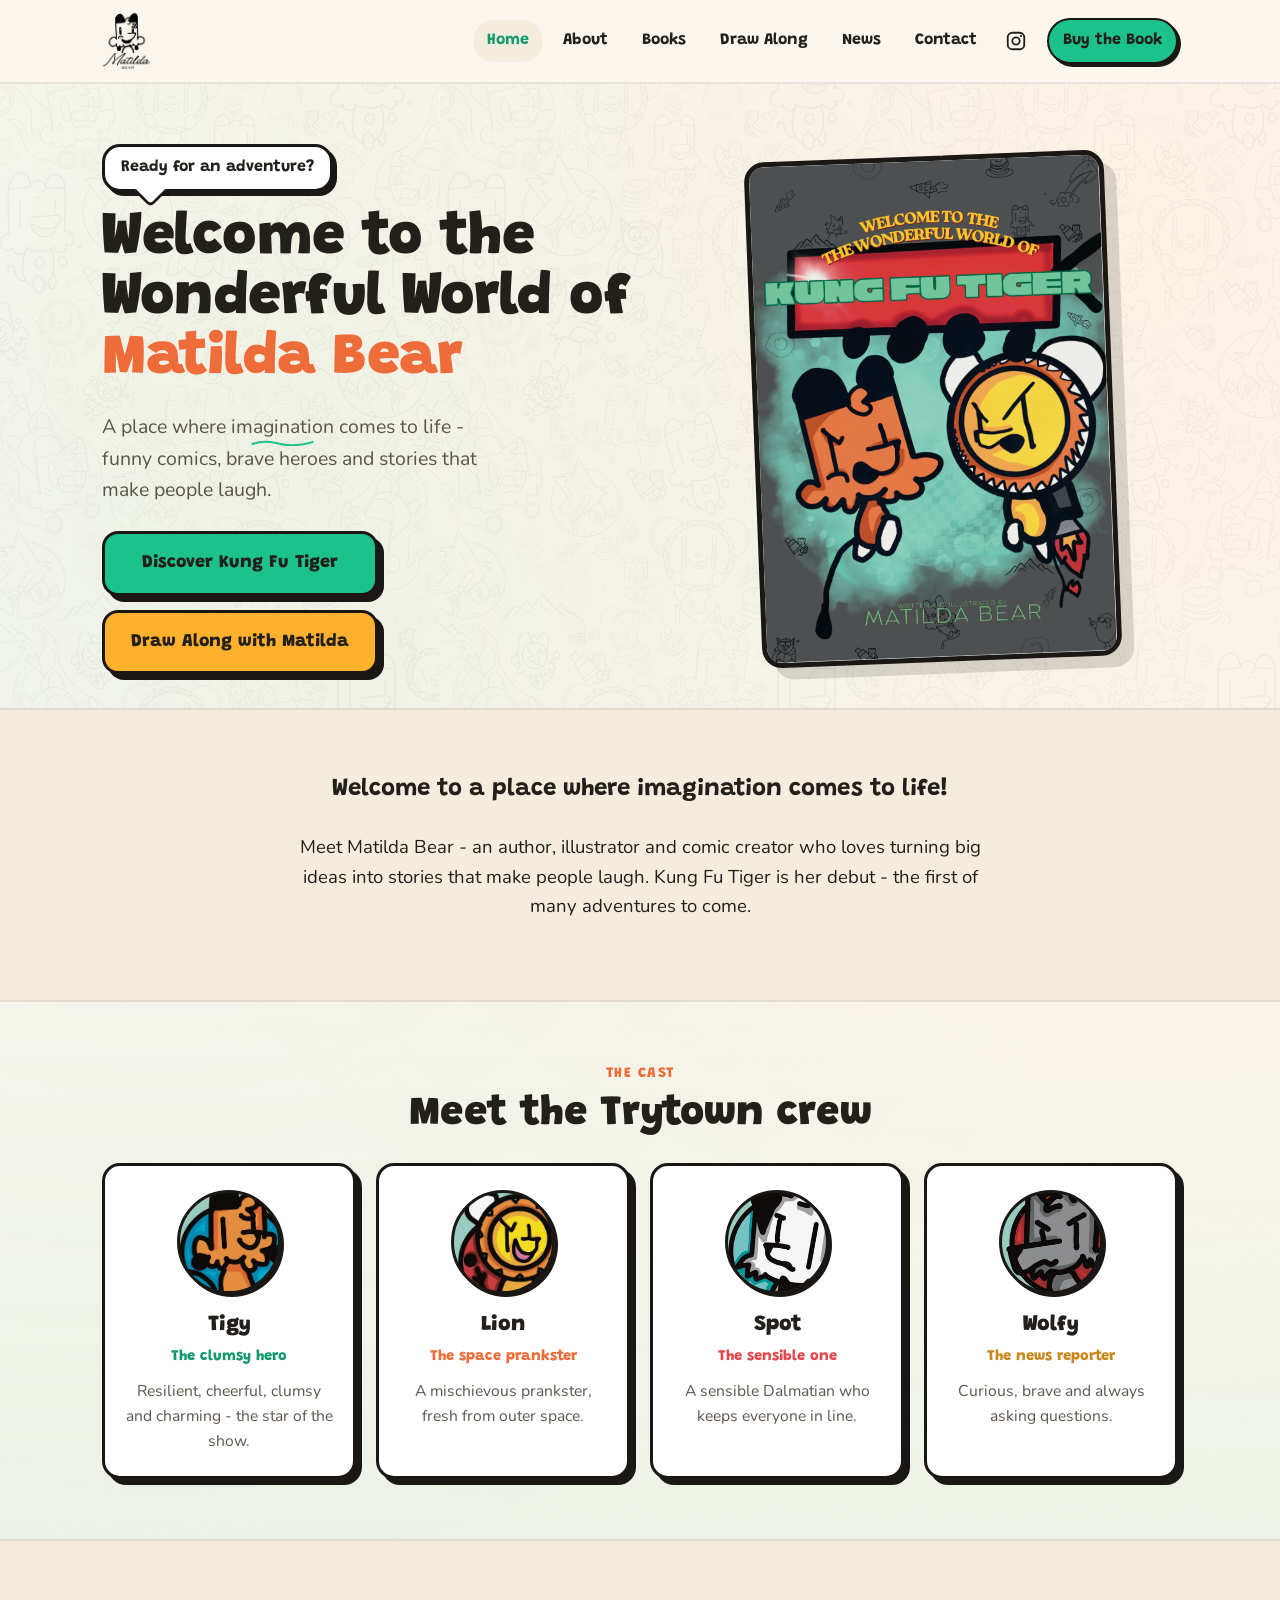
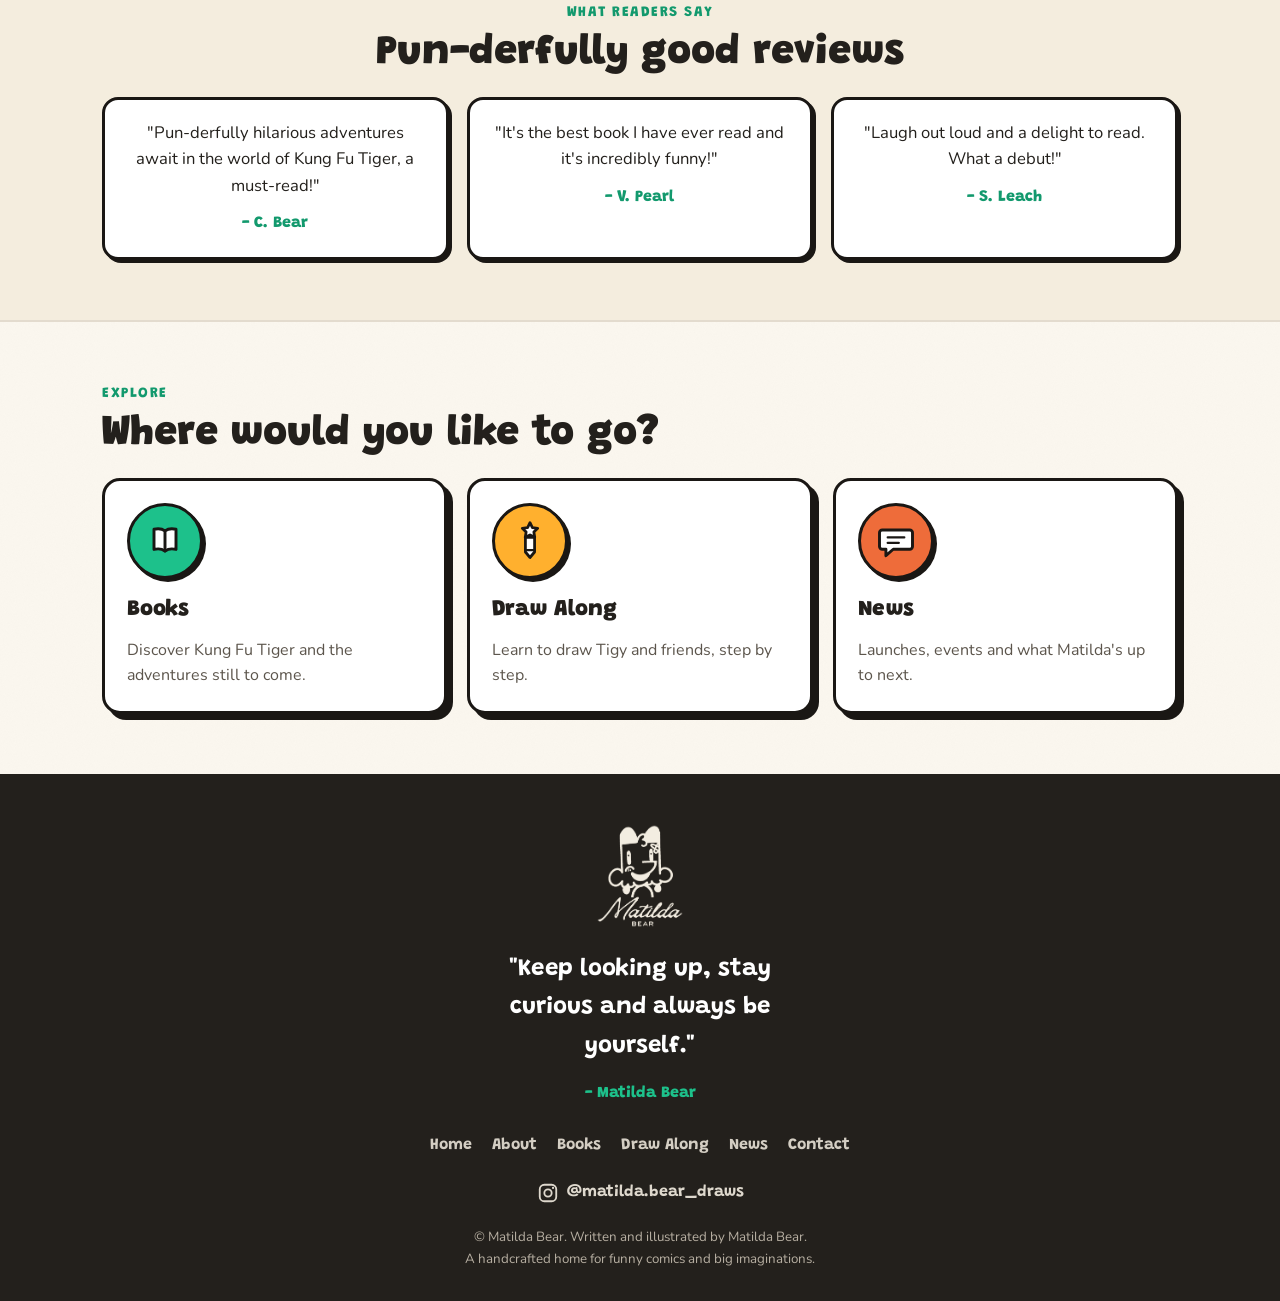
<file: index.html>
<!DOCTYPE html>
<html lang="en"><head>
<meta charset="utf-8">
<meta name="viewport" content="width=device-width, initial-scale=1">
<title>Matilda Bear - Home</title>

<link rel="icon" type="image/png" href="assets/d4cfb50c89.png">
<link rel="stylesheet" href="styles.css">
<style>
html{scroll-behavior:smooth; background:var(--paper)}
@media (prefers-reduced-motion:reduce){
  ::view-transition-old(root),::view-transition-new(root){animation:none}
  main#main{animation:none}
}
a{color:var(--green-deep)}
a:hover{color:var(--orange)}
.brand{display:flex; align-items:center; gap:11px; text-decoration:none; flex:0 0 auto}
nav.links a:hover, nav.links a:focus-visible{background:var(--paper-2); color:var(--ink)}
nav.links a.buy:hover{background:#28d79c; color:var(--ink); transform:translateY(-1px)}
.btn:hover, .btn:focus-visible{transform:translate(-2px,-2px); box-shadow:8px 8px 0 var(--outline); color:var(--ink)}
.hero{padding:60px 0 34px}
.hero-copy .cta-row{flex-direction:column; align-items:stretch; width:max-content; max-width:100%}
.hero-copy .cta-row .btn{justify-content:center}
.cover-stage{position:relative; display:flex; justify-content:center; perspective:1200px}
.cover-stage:hover .cover-frame{animation:cover-buzz .5s linear infinite}
@keyframes cover-buzz{
  0%,100%{transform:rotate(-2.2deg) translate(0,0)}
  15%{transform:rotate(-3.4deg) translate(-2px,1px)}
  30%{transform:rotate(-1deg) translate(2px,-1px)}
  45%{transform:rotate(-3deg) translate(-2px,-1px)}
  60%{transform:rotate(-1.4deg) translate(2px,1px)}
  75%{transform:rotate(-2.9deg) translate(-1px,1px)}
  90%{transform:rotate(-1.7deg) translate(1px,-1px)}
}
.hero-grid:has(.cover-stage:hover) .bubble{animation:bubble-buzz .5s linear infinite}
@keyframes bubble-buzz{
  0%,100%{transform:translate(0,0) rotate(0)}
  15%{transform:translate(-2px,1px) rotate(-1.6deg)}
  30%{transform:translate(2px,-1px) rotate(1.3deg)}
  45%{transform:translate(-2px,-1px) rotate(-1.1deg)}
  60%{transform:translate(2px,1px) rotate(1.5deg)}
  75%{transform:translate(-1px,1px) rotate(-.9deg)}
  90%{transform:translate(1px,-1px) rotate(1.1deg)}
}
section{padding:60px 0}
.book-cover-frame{border:5px solid var(--outline); border-radius:18px; overflow:hidden; box-shadow:var(--shadow); transform:rotate(1.5deg); max-width:320px; background:#cfe9df}
.char{background:#fff; border:2.5px solid var(--outline); border-radius:16px; padding:12px 16px; box-shadow:3px 3px 0 var(--outline); font-size:1rem; max-width:240px; text-align:left; transition:transform .12s, box-shadow .12s}
.char:hover{transform:translate(-2px,-2px); box-shadow:5px 5px 0 var(--outline)}
.world .sec-eyebrow{color:var(--orange)}
.cast-row{display:grid; grid-template-columns:repeat(4,1fr); gap:20px; margin-top:26px}
.cast-card{background:#fff; border:3px solid var(--outline); border-radius:18px; box-shadow:var(--shadow); padding:24px 20px 22px; text-align:center; transition:transform .12s, box-shadow .12s}
.cast-card:hover{transform:translate(-2px,-2px); box-shadow:8px 8px 0 var(--outline)}
.cast-card .face{display:block; margin:0 auto 14px; transition:transform .2s ease, box-shadow .2s ease; will-change:transform}
.cast-card:hover .face{animation:cast-wiggle .6s ease-in-out; box-shadow:5px 5px 0 var(--outline)}
@keyframes cast-wiggle{
  0%{transform:scale(1) rotate(0)}
  25%{transform:scale(1.12) rotate(-7deg)}
  50%{transform:scale(1.12) rotate(6deg)}
  70%{transform:scale(1.08) rotate(-4deg)}
  100%{transform:scale(1.06) rotate(0)}
}
.cast-card:hover .face{transform:scale(1.06)}
.cast-card h3{font-family:var(--display); font-weight:900; font-size:1.35rem; margin:0}
.cast-card .role{font-family:var(--display); font-weight:800; font-size:.92rem; margin:.15em 0 .7em}
.cast-card .role.green{color:var(--green-deep)}
.cast-card .role.orange{color:var(--orange)}
.cast-card .role.red{color:var(--red)}
.cast-card .role.amber{color:#c9861a}
.cast-card p{margin:0; color:var(--ink-soft); font-size:.98rem}
.draw{background:var(--green); border-top:4px solid var(--outline); border-bottom:4px solid var(--outline)}
.face{
  border-radius:50%; border:3px solid var(--outline); box-shadow:3px 3px 0 var(--outline);
  background-image:url("assets/4b582a1d34.jpg"); background-repeat:no-repeat;
  flex:0 0 auto; width:104px; height:104px; background-color:#bfe3d7;
}
.face.lion{background-size:382px auto; background-position:-55px -46px}
.face.spot{background-size:468px auto; background-position:-269px -223px}
.face.tigy{background-size:382px auto; background-position:-47px -285px}
.face.wolfy{background-size:456px auto; background-position:-266px -461px}
.hub-ico{
  width:76px; height:76px; border-radius:50%; border:3px solid var(--outline);
  box-shadow:3px 3px 0 var(--outline); display:flex; align-items:center; justify-content:center; flex:0 0 auto;
}
.hub-ico svg{width:44px; height:44px; display:block}
.hub-ico.green{background:var(--green)}
.hub-ico.amber{background:var(--amber)}
.hub-ico.orange{background:var(--orange)}
.reviews-row{display:grid; grid-template-columns:repeat(3,1fr); gap:18px}
.review{background:#fff; border:3px solid var(--outline); border-radius:16px; box-shadow:3px 3px 0 var(--outline); padding:20px}
.review p{margin:0 0 12px; font-size:1.04rem}
.review .who{font-family:var(--display); font-weight:800; color:var(--green-deep)}
.foot-logo{height:104px; width:auto; margin:0 auto 22px; display:block}
.page-hero{padding:52px 0 8px}
.hub-card{display:flex; flex-direction:column; align-items:flex-start; gap:6px; text-decoration:none; color:var(--ink); background:#fff; border:3px solid var(--outline); border-radius:18px; box-shadow:var(--shadow); padding:22px; transition:transform .12s, box-shadow .12s}
.hub-card:hover{transform:translate(-2px,-2px); box-shadow:8px 8px 0 var(--outline); color:var(--ink)}
.hub-card h3{font-family:var(--display); font-weight:900; font-size:1.4rem; margin:.4em 0 .1em}
.coming{background:no-repeat center/120% url("assets/b9aa68ac55.jpg"); position:relative; display:flex; align-items:center; justify-content:center; text-align:center; min-height:280px; border-style:dashed}
.empty-note{background:#fff; border:3px dashed var(--outline); border-radius:16px; padding:22px; text-align:center; color:var(--ink-soft); max-width:760px; font-family:var(--display); font-weight:700}
.contact-grid{display:grid; grid-template-columns:1fr 1fr; gap:22px; max-width:840px}
.contact-form{max-width:720px; background:#fff; border:3px solid var(--outline); border-radius:20px; box-shadow:var(--shadow); padding:28px}
.field{display:flex; flex-direction:column; gap:6px; margin-bottom:16px; text-align:left}
.field label{font-family:var(--display); font-weight:700; font-size:.98rem}
.field input, .field select, .field textarea{
  font-family:var(--body); font-size:1rem; color:var(--ink); background:var(--paper);
  border:2.5px solid var(--outline); border-radius:12px; padding:11px 14px; width:100%;
}
.field textarea{min-height:120px; resize:vertical}
.field input:focus, .field select:focus, .field textarea:focus{outline:none; border-color:var(--green-deep); box-shadow:3px 3px 0 rgba(29,193,139,.35)}
.form-row{display:grid; grid-template-columns:1fr 1fr; gap:16px}
.reveal{opacity:0; transform:translateY(22px); transition:opacity .6s ease, transform .6s ease}
.reveal.in{opacity:1; transform:none}
@media (max-width:860px){
  .hero-grid{grid-template-columns:1fr; text-align:center}
  .hero p.lede{margin-left:auto; margin-right:auto}
  .cta-row{justify-content:center}
  .hero-copy .cta-row{margin-left:auto; margin-right:auto}
  .book-grid{grid-template-columns:1fr; text-align:center}
  .book-cover-frame{margin:0 auto}
  .book-grid p{margin-left:auto; margin-right:auto}
  .book-meta{justify-content:center}
  .hub-row,.shelf,.guide-row,.reviews-row,.cast-row{grid-template-columns:1fr 1fr}
  .print-row,.contact-grid,.form-row{grid-template-columns:1fr; text-align:center}
  .print-thumb{margin:0 auto}
  nav.links{display:none; position:absolute; top:76px; right:14px; left:14px; flex-direction:column; background:#fff; border:3px solid var(--outline); border-radius:16px; padding:12px; box-shadow:var(--shadow)}
  nav.links.open{display:flex}
  nav.links a{width:100%}
  .menu-toggle{display:inline-flex; margin-left:auto; font-family:var(--display); font-weight:800; background:#fff; border:3px solid var(--outline); border-radius:12px; padding:8px 14px; cursor:pointer; box-shadow:3px 3px 0 var(--outline)}
}
@media (prefers-reduced-motion:reduce){
  *{animation:none !important; scroll-behavior:auto !important}
  .btn, .cover-frame{transition:none}
  .rise{opacity:1; transform:none}
  .reveal{opacity:1; transform:none; transition:none}
}
.home-reviews{background:var(--paper-2); border-top:2px solid rgba(26,23,20,.08); border-bottom:2px solid rgba(26,23,20,.08)}
.home-reviews .wrap{text-align:center}
</style>
</head>
<body>

<a class="skip" href="#main">Skip to content</a>
<header class="site">
  <div class="nav">
    <a class="brand" href="index.html"><img class="brand-logo" src="assets/d4cfb50c89.png" alt="Matilda Bear"><span>Matilda Bear home</span></a>
    <button class="menu-toggle" aria-expanded="false" aria-controls="primary-nav">Menu</button>
    <nav class="links" id="primary-nav" aria-label="Primary">
      <a href="index.html" class="active">Home</a>
      <a href="about.html">About</a>
      <a href="books.html">Books</a>
      <a href="draw-along.html">Draw Along</a>
      <a href="news.html">News</a>
      <a href="contact.html">Contact</a>
      <a class="ig" href="https://www.instagram.com/matilda.bear_draws/" target="_blank" rel="noopener" aria-label="Matilda Bear on Instagram"><svg viewBox="0 0 24 24" width="22" height="22" aria-hidden="true" fill="none" stroke="currentColor" stroke-width="2"><rect x="3" y="3" width="18" height="18" rx="5"></rect><circle cx="12" cy="12" r="4"></circle><circle cx="17.5" cy="6.5" r="1.2" fill="currentColor" stroke="none"></circle></svg></a>
      <a class="buy" href="https://mixam.co.uk/print-on-demand/6a44facefa18b9954f22f801" target="_blank" rel="noopener">Buy the Book</a>
    </nav>
  </div>
</header>
<main id="main">
  <section class="hero">
    <div class="wrap hero-grid">
      <div class="hero-copy">
        <div class="eyebrow rise"><span class="bubble">Ready for an adventure?</span></div>
        <h1 class="rise d1">Welcome to the Wonderful World of <span class="amber-word">Matilda&nbsp;Bear</span></h1>
        <p class="lede rise d2">A place where <span class="squiggle">imagination</span> comes to life - funny comics, brave heroes and stories that make people laugh.</p>
        <div class="cta-row rise d3">
          <a class="btn green" href="books.html">Discover Kung Fu Tiger</a>
          <a class="btn amber" href="draw-along.html">Draw Along with Matilda</a>
        </div>
      </div>
      <div class="cover-stage rise d2"><div class="floaty"><div class="cover-frame">
        <img src="assets/e175ee3769.png" alt="Front cover of Kung Fu Tiger by Matilda Bear">
      </div></div></div>
    </div>
  </section>

  <section class="intro reveal">
    <div class="wrap">
      <p class="big">Welcome to a place where imagination comes to life!</p>
      <p>Meet Matilda Bear - an author, illustrator and comic creator who loves turning big ideas into stories that make people laugh. Kung Fu Tiger is her debut - the first of many adventures to come.</p>
    </div>
  </section>

  <section class="world reveal">
    <div class="wrap">
      <div class="sec-eyebrow">The Cast</div>
      <h2 class="sec">Meet the Trytown crew</h2>
      <div class="cast-row">
        <div class="cast-card">
          <span class="face tigy" role="img" aria-label="Tigy"></span>
          <h3>Tigy</h3>
          <div class="role green">The clumsy hero</div>
          <p>Resilient, cheerful, clumsy and charming - the star of the show.</p>
        </div>
        <div class="cast-card">
          <span class="face lion" role="img" aria-label="Lion"></span>
          <h3>Lion</h3>
          <div class="role orange">The space prankster</div>
          <p>A mischievous prankster, fresh from outer space.</p>
        </div>
        <div class="cast-card">
          <span class="face spot" role="img" aria-label="Spot"></span>
          <h3>Spot</h3>
          <div class="role red">The sensible one</div>
          <p>A sensible Dalmatian who keeps everyone in line.</p>
        </div>
        <div class="cast-card">
          <span class="face wolfy" role="img" aria-label="Wolfy"></span>
          <h3>Wolfy</h3>
          <div class="role amber">The news reporter</div>
          <p>Curious, brave and always asking questions.</p>
        </div>
      </div>
    </div>
  </section>

  <section class="home-reviews reveal">
    <div class="wrap">
      <div class="sec-eyebrow">What readers say</div>
      <h2 class="sec">Pun-derfully good reviews</h2>
      <div class="reviews-row">
        <div class="review"><p>"Pun-derfully hilarious adventures await in the world of Kung Fu Tiger, a must-read!"</p><div class="who">- C. Bear</div></div>
        <div class="review"><p>"It's the best book I have ever read and it's incredibly funny!"</p><div class="who">- V. Pearl</div></div>
        <div class="review"><p>"Laugh out loud and a delight to read. What a debut!"</p><div class="who">- S. Leach</div></div>
      </div>
    </div>
  </section>

  <section class="reveal">
    <div class="wrap">
      <div class="sec-eyebrow">Explore</div>
      <h2 class="sec">Where would you like to go?</h2>
      <div class="hub-row">
        <a class="hub-card" href="books.html"><span class="hub-ico green"><svg viewBox="0 0 48 48" fill="none" stroke="#1A1714" stroke-width="3.2" stroke-linejoin="round" stroke-linecap="round" aria-hidden="true"><path d="M24 13c-3.5-2.6-8-2.8-12-1.8v22c4-1 8.5-.8 12 1.8 3.5-2.6 8-2.8 12-1.8v-22c-4-1-8.5-.8-12 1.8z" fill="#fff"></path><path d="M24 13v22"></path></svg></span><h3>Books</h3><p>Discover Kung Fu Tiger and the adventures still to come.</p></a>
        <a class="hub-card" href="draw-along.html"><span class="hub-ico amber"><svg viewBox="0 0 48 48" fill="#fff" stroke="#1A1714" stroke-width="3" stroke-linejoin="round" stroke-linecap="round" aria-hidden="true"><path d="M24 4l2.6 5.3 5.8.8-4.2 4.1 1 5.8-5.2-2.7-5.2 2.7 1-5.8-4.2-4.1 5.8-.8z"></path><path d="M19 20h10v16l-5 6-5-6z"></path><path d="M19 34h10" stroke-width="2.4"></path></svg></span><h3>Draw Along</h3><p>Learn to draw Tigy and friends, step by step.</p></a>
        <a class="hub-card" href="news.html"><span class="hub-ico orange"><svg viewBox="0 0 48 48" fill="#fff" stroke="#1A1714" stroke-width="3.2" stroke-linejoin="round" stroke-linecap="round" aria-hidden="true"><path d="M9 12h30a3 3 0 0 1 3 3v15a3 3 0 0 1-3 3H21l-8 7v-7h-4a3 3 0 0 1-3-3V15a3 3 0 0 1 3-3z"></path><path d="M15 20h18M15 26h12" stroke-width="2.6"></path></svg></span><h3>News</h3><p>Launches, events and what Matilda's up to next.</p></a>
      </div>
    </div>
  </section>
</main>
<footer>
  <div class="wrap">
    <img class="foot-logo" src="assets/ceb319d7fb.png" alt="Matilda Bear">
    <p class="quote">"Keep looking up, stay curious and always be yourself."</p>
    <p class="sig">- Matilda Bear</p>
    <nav aria-label="Footer">
      <a href="index.html">Home</a><a href="about.html">About</a><a href="books.html">Books</a>
      <a href="draw-along.html">Draw Along</a><a href="news.html">News</a>
      <a href="contact.html">Contact</a>
    </nav>
    <div class="foot-social">
      <a href="https://www.instagram.com/matilda.bear_draws/" target="_blank" rel="noopener" aria-label="Matilda Bear on Instagram"><svg viewBox="0 0 24 24" width="22" height="22" aria-hidden="true" fill="none" stroke="currentColor" stroke-width="2"><rect x="3" y="3" width="18" height="18" rx="5"></rect><circle cx="12" cy="12" r="4"></circle><circle cx="17.5" cy="6.5" r="1.2" fill="currentColor" stroke="none"></circle></svg><span>@matilda.bear_draws</span></a>
    </div>
    <small>© Matilda Bear. Written and illustrated by Matilda Bear.<br>A handcrafted home for funny comics and big imaginations.</small>
  </div>
</footer>
<script src="app.js"></script>

</body></html>
</file>
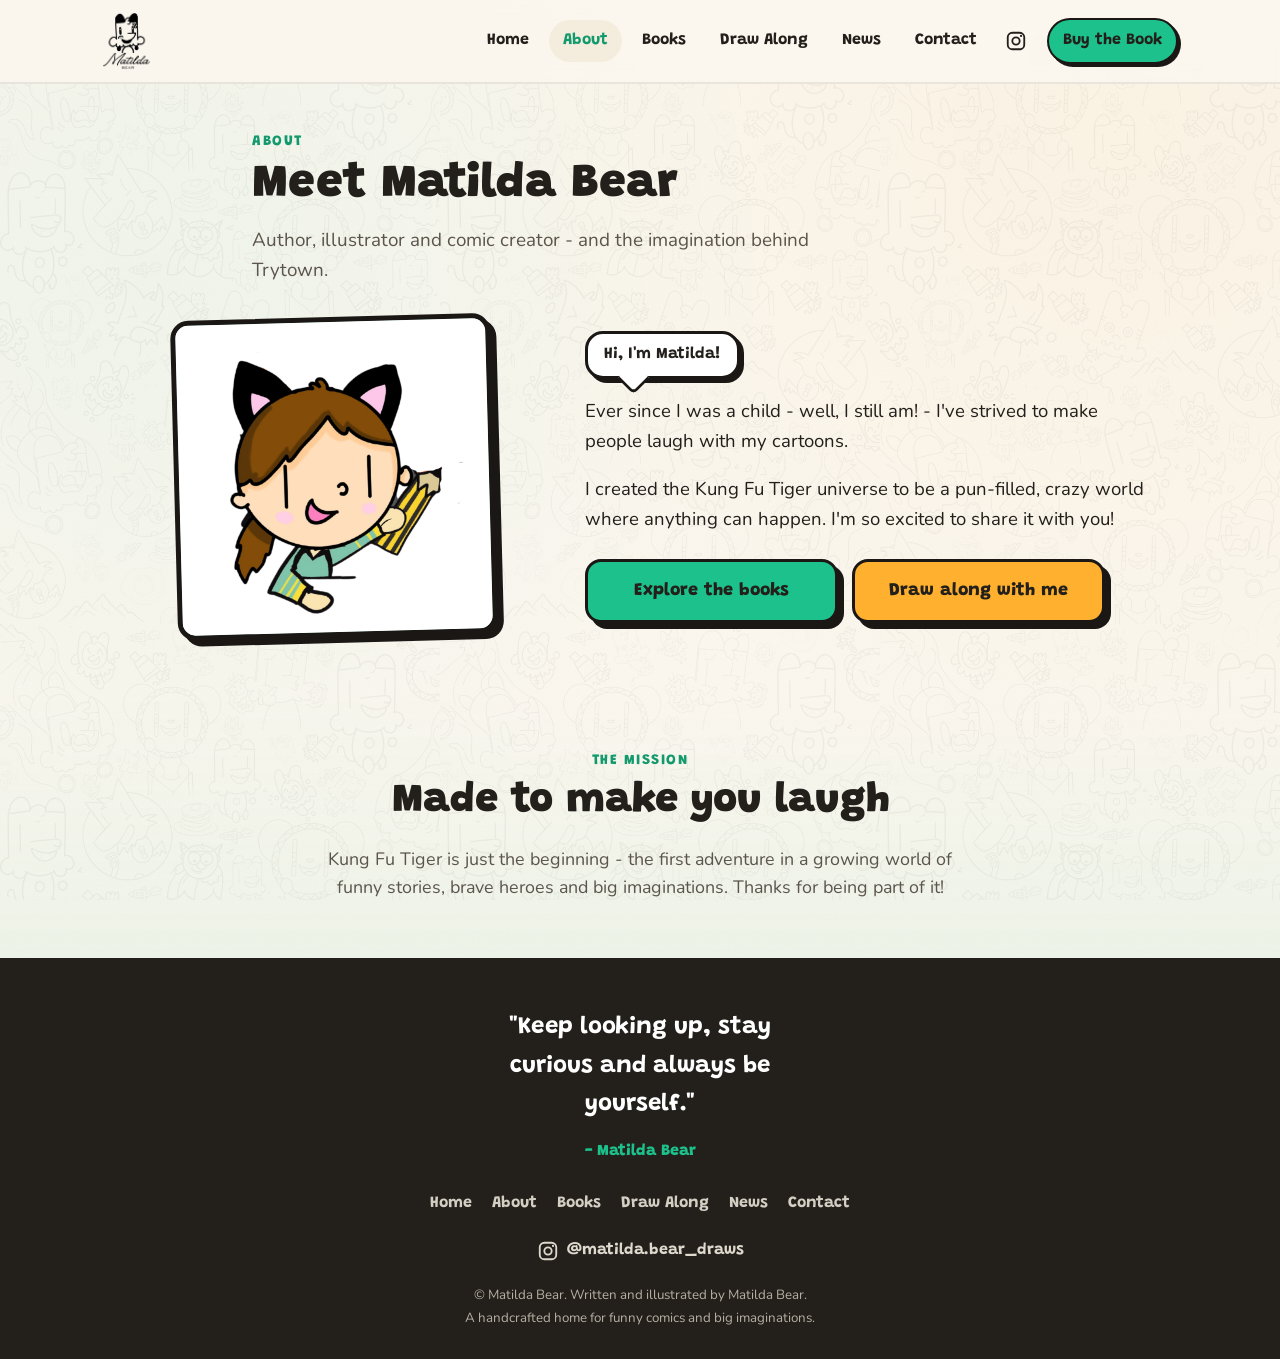
<file: about.html>
<!DOCTYPE html>
<html><head><meta charset="utf-8">
<meta name="viewport" content="width=device-width, initial-scale=1">
<title>Matilda Bear - About</title>

<link rel="icon" type="image/png" href="assets/d4cfb50c89.png">
<link rel="stylesheet" href="styles.css">
<style>
html{scroll-behavior:smooth}
a{color:inherit}
.brand{display:flex; align-items:center; gap:10px; text-decoration:none; flex:0 0 auto}
nav.links a:hover, nav.links a:focus-visible{background:var(--paper-2)}
nav.links a.buy:hover{background:#28d79c; transform:translateY(-1px)}
.btn:hover, .btn:focus-visible{transform:translate(-2px,-2px); box-shadow:8px 8px 0 var(--outline)}
.hero{padding:54px 0 30px}
.cover-stage{position:relative; display:flex; justify-content:center}
.cover-stage:hover .cover-frame{transform:rotate(-1deg) translateY(-4px)}
section{padding:56px 0}
.book-cover-frame{border:5px solid var(--outline); border-radius:18px; overflow:hidden; box-shadow:var(--shadow); transform:rotate(1.5deg); max-width:320px; margin-left:72px; background:#cfe9df; transition:transform .3s ease, box-shadow .3s ease}
.book-cover-frame:hover{animation:tilly-bob 1.1s ease-in-out infinite; box-shadow:12px 12px 0 rgba(26,23,20,.2)}
@keyframes tilly-bob{
    0%{transform:rotate(1.5deg) translateY(0)}
    25%{transform:rotate(3.5deg) translateY(-8px)}
    50%{transform:rotate(1.5deg) translateY(0)}
    75%{transform:rotate(-.5deg) translateY(-8px)}
    100%{transform:rotate(1.5deg) translateY(0)}
  }
.book-cover-frame:hover ~ div .bubble{animation:bubble-bob 1.1s ease-in-out infinite}
@keyframes bubble-bob{
    0%{transform:translateY(0) rotate(0)}
    25%{transform:translateY(-8px) rotate(2.5deg)}
    50%{transform:translateY(0) rotate(0)}
    75%{transform:translateY(-8px) rotate(-2.5deg)}
    100%{transform:translateY(0) rotate(0)}
  }
.book-grid .cta-row{max-width:520px}
.book-grid .cta-row .btn{flex:1 1 0; justify-content:center}
.char{background:#fff; border:2.5px solid var(--outline); border-radius:16px; padding:12px 16px; box-shadow:3px 3px 0 var(--outline); font-size:1rem; max-width:240px; text-align:left}
.draw{background:var(--green); border-top:4px solid var(--outline); border-bottom:4px solid var(--outline)}
@media (max-width:860px){
    .hero-grid{grid-template-columns:1fr; text-align:center}
    .hero p.lede{margin-left:auto; margin-right:auto}
    .cta-row{justify-content:center}
    .cover-stage{order:-1; margin-bottom:20px}
    .book-grid{grid-template-columns:1fr; text-align:center}
    .book-cover-frame{margin:0 auto}
    .book-grid p{margin-left:auto; margin-right:auto}
    .book-meta{justify-content:center}
    nav.links{display:none; position:absolute; top:76px; right:14px; left:14px; flex-direction:column; background:#fff; border:3px solid var(--outline); border-radius:16px; padding:12px; box-shadow:var(--shadow)}
    nav.links.open{display:flex}
    nav.links a{width:100%}
    .menu-toggle{display:inline-flex; margin-left:auto; font-family:var(--display); font-weight:800; background:#fff; border:3px solid var(--outline); border-radius:12px; padding:8px 14px; cursor:pointer; box-shadow:3px 3px 0 var(--outline)}
  }
@media (prefers-reduced-motion:reduce){
    *{animation:none !important; scroll-behavior:auto !important}
    .btn, .cover-frame{transition:none}
  }
@media (prefers-reduced-motion:reduce){.rise{opacity:1; transform:none; animation:none}}
.page-hero{padding:46px 0 8px}
.hub-card{display:block; text-decoration:none; color:var(--ink); background:#fff; border:3px solid var(--outline); border-radius:18px; box-shadow:var(--shadow); padding:22px; transition:transform .12s, box-shadow .12s}
.hub-card:hover{transform:translate(-2px,-2px); box-shadow:8px 8px 0 var(--outline)}
.hub-card h3{font-family:var(--display); font-weight:900; font-size:1.4rem; margin:.2em 0 .3em}
.hub-emoji{font-size:1.8rem}
.coming{background:no-repeat center/120% url("assets/b9aa68ac55.jpg"); position:relative; display:flex; align-items:center; justify-content:center; text-align:center; min-height:280px; border-style:dashed}
.empty-note{background:#fff; border:3px dashed var(--outline); border-radius:16px; padding:22px; text-align:center; color:var(--ink-soft); max-width:760px; font-family:var(--display); font-weight:700}
.contact-grid{display:grid; grid-template-columns:1fr 1fr; gap:22px; max-width:840px}
@media (max-width:860px){
    .hub-row,.shelf,.guide-row{grid-template-columns:1fr}
    .print-row,.contact-grid{grid-template-columns:1fr; text-align:center}
    .print-thumb{margin:0 auto}
  }
</style>
</head><body><a class="skip" href="#main">Skip to content</a>

<header class="site">
  <div class="nav">
    <a class="brand" href="index.html"><img class="brand-logo" src="assets/d4cfb50c89.png" alt="Matilda Bear"><span>Matilda Bear home</span></a>
    <button class="menu-toggle" aria-expanded="false" aria-controls="primary-nav">Menu</button>
    <nav class="links" id="primary-nav" aria-label="Primary">
      <a href="index.html">Home</a>
      <a href="about.html" class="active">About</a>
      <a href="books.html">Books</a>
      <a href="draw-along.html">Draw Along</a>
      <a href="news.html">News</a>
      <a href="contact.html">Contact</a>
      <a class="ig" href="https://www.instagram.com/matilda.bear_draws/" target="_blank" rel="noopener" aria-label="Matilda Bear on Instagram"><svg viewBox="0 0 24 24" width="22" height="22" aria-hidden="true" fill="none" stroke="currentColor" stroke-width="2"><rect x="3" y="3" width="18" height="18" rx="5"></rect><circle cx="12" cy="12" r="4"></circle><circle cx="17.5" cy="6.5" r="1.2" fill="currentColor" stroke="none"></circle></svg></a>
      <a class="buy" href="https://mixam.co.uk/print-on-demand/6a44facefa18b9954f22f801" target="_blank" rel="noopener">Buy the Book</a>
    </nav>
  </div>
</header>
<main id="main">
  <section class="page-hero">
    <div class="wrap">
      <div class="sec-eyebrow">About</div>
      <h1>Meet Matilda Bear</h1>
      <p class="lede">Author, illustrator and comic creator - and the imagination behind Trytown.</p>
    </div>
  </section>

  <section style="padding-top:24px">
    <div class="wrap book-grid">
      <div class="book-cover-frame" style="transform:rotate(-1.5deg)"><img src="assets/a0aef007a2.png" alt="About Matilda Bear - an illustrated hello from Matilda with the Kung Fu Tiger characters"></div>
      <div>
        <div class="eyebrow" style="margin-bottom:16px"><span class="bubble">Hi, I'm Matilda!</span></div>
        <p style="font-size:1.16rem">Ever since I was a child - well, I still am! - I've strived to make people laugh with my cartoons.</p>
        <p style="font-size:1.16rem">I created the Kung Fu Tiger universe to be a pun-filled, crazy world where anything can happen. I'm so excited to share it with you!</p>
        <div class="cta-row" style="margin-top:24px">
          <a class="btn green" href="books.html">Explore the books</a>
          <a class="btn amber" href="draw-along.html">Draw along with me</a>
        </div>
      </div>
    </div>
  </section>

  <section class="world">
    <div class="wrap" style="text-align:center">
      <div class="sec-eyebrow">The mission</div>
      <h2 class="sec">Made to make you laugh</h2>
      <p style="max-width:60ch; margin:0 auto; font-size:1.12rem; color:var(--ink-soft)">Kung Fu Tiger is just the beginning - the first adventure in a growing world of funny stories, brave heroes and big imaginations. Thanks for being part of it!</p>
    </div>
  </section>
</main>
<footer>
  <div class="wrap">
    <p class="quote">"Keep looking up, stay curious and always be yourself."</p>
    <p class="sig">- Matilda Bear</p>
    <nav aria-label="Footer">
      <a href="index.html">Home</a><a href="about.html">About</a><a href="books.html">Books</a>
      <a href="draw-along.html">Draw Along</a><a href="news.html">News</a>
      <a href="contact.html">Contact</a>
    </nav>
    <div class="foot-social">
      <a href="https://www.instagram.com/matilda.bear_draws/" target="_blank" rel="noopener" aria-label="Matilda Bear on Instagram"><svg viewBox="0 0 24 24" width="22" height="22" aria-hidden="true" fill="none" stroke="currentColor" stroke-width="2"><rect x="3" y="3" width="18" height="18" rx="5"></rect><circle cx="12" cy="12" r="4"></circle><circle cx="17.5" cy="6.5" r="1.2" fill="currentColor" stroke="none"></circle></svg><span>@matilda.bear_draws</span></a>
    </div>
    <small>© Matilda Bear. Written and illustrated by Matilda Bear.<br>A handcrafted home for funny comics and big imaginations.</small>
  </div>
</footer>
<script src="app.js"></script></body></html>
</file>
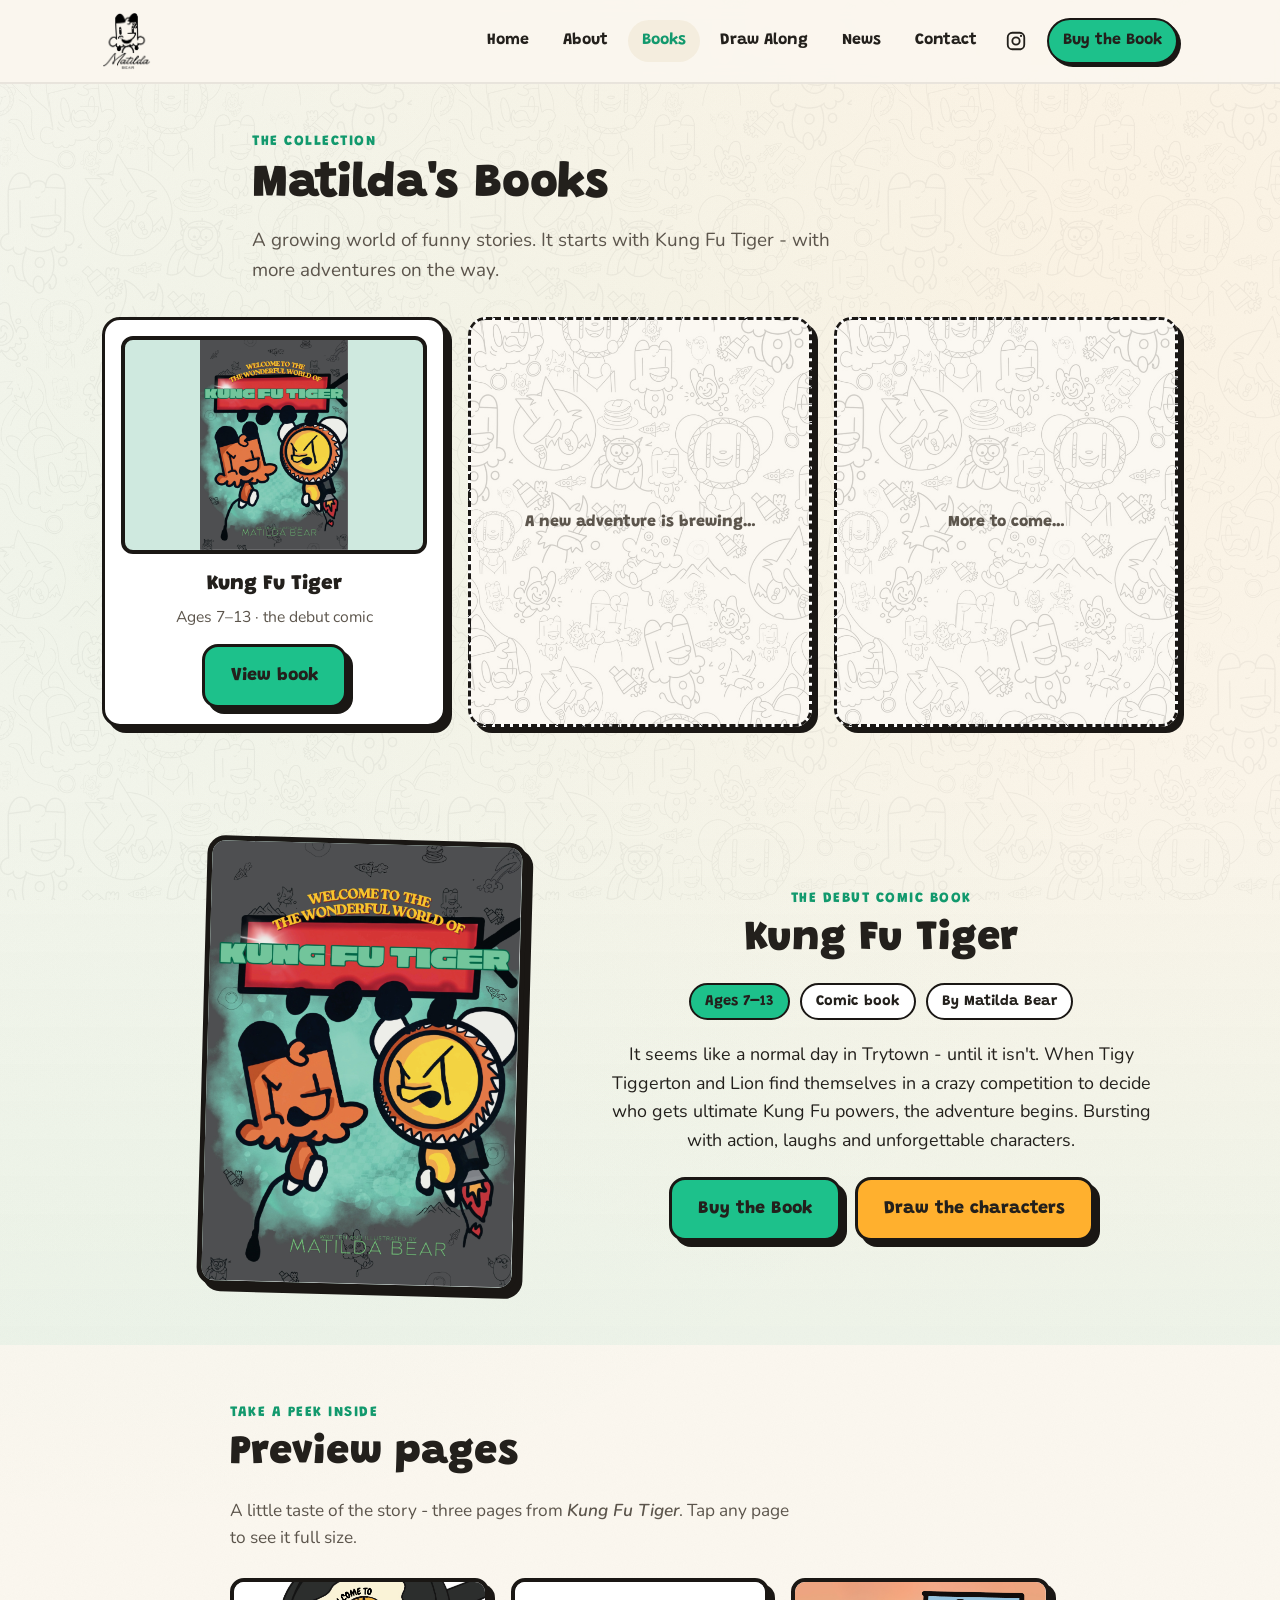
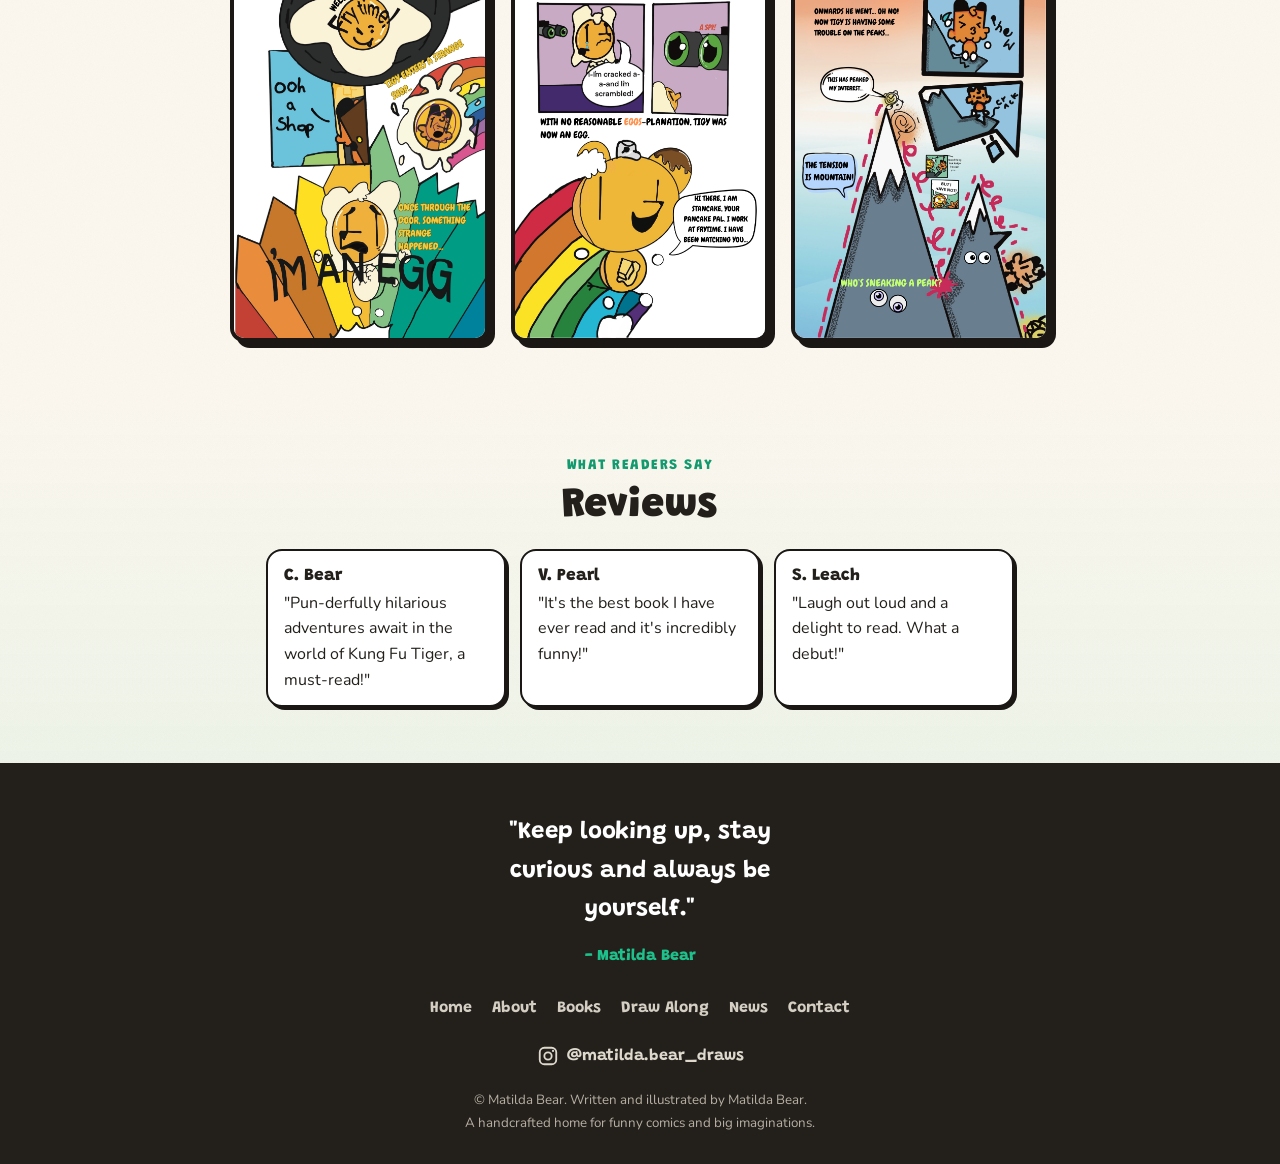
<file: books.html>
<!DOCTYPE html>
<html><head><meta charset="utf-8">
<meta name="viewport" content="width=device-width, initial-scale=1">
<title>Matilda Bear - Books</title>

<link rel="icon" type="image/png" href="assets/d4cfb50c89.png">
<link rel="stylesheet" href="styles.css">
<style>
html{scroll-behavior:smooth}
a{color:inherit}
.brand{display:flex; align-items:center; gap:10px; text-decoration:none; flex:0 0 auto}
nav.links a:hover, nav.links a:focus-visible{background:var(--paper-2)}
nav.links a.buy:hover{background:#28d79c; transform:translateY(-1px)}
.btn:hover, .btn:focus-visible{transform:translate(-2px,-2px); box-shadow:8px 8px 0 var(--outline)}
.hero{padding:54px 0 30px}
.cover-stage{position:relative; display:flex; justify-content:center}
.cover-stage:hover .cover-frame{transform:rotate(-1deg) translateY(-4px)}
section{padding:56px 0}
.book-cover-frame{border:5px solid var(--outline); border-radius:18px; overflow:hidden; box-shadow:var(--shadow); transform:rotate(1.5deg); max-width:320px; margin-left:100px; background:#cfe9df}
.char{background:#fff; border:2.5px solid var(--outline); border-radius:16px; padding:12px 16px; box-shadow:3px 3px 0 var(--outline); font-size:1rem; max-width:240px; text-align:left}
.draw{background:var(--green); border-top:4px solid var(--outline); border-bottom:4px solid var(--outline)}
@media (max-width:860px){
    .hero-grid{grid-template-columns:1fr; text-align:center}
    .hero p.lede{margin-left:auto; margin-right:auto}
    .cta-row{justify-content:center}
    .cover-stage{order:-1; margin-bottom:20px}
    .book-grid{grid-template-columns:1fr; text-align:center}
    .book-cover-frame{margin:0 auto}
    .book-grid p{margin-left:auto; margin-right:auto}
    .book-meta{justify-content:center}
    nav.links{display:none; position:absolute; top:76px; right:14px; left:14px; flex-direction:column; background:#fff; border:3px solid var(--outline); border-radius:16px; padding:12px; box-shadow:var(--shadow)}
    nav.links.open{display:flex}
    nav.links a{width:100%}
    .menu-toggle{display:inline-flex; margin-left:auto; font-family:var(--display); font-weight:800; background:#fff; border:3px solid var(--outline); border-radius:12px; padding:8px 14px; cursor:pointer; box-shadow:3px 3px 0 var(--outline)}
  }
@media (prefers-reduced-motion:reduce){
    *{animation:none !important; scroll-behavior:auto !important}
    .btn, .cover-frame{transition:none}
  }
@media (prefers-reduced-motion:reduce){.rise{opacity:1; transform:none; animation:none}}
.page-hero{padding:46px 0 8px}
.hub-card{display:block; text-decoration:none; color:var(--ink); background:#fff; border:3px solid var(--outline); border-radius:18px; box-shadow:var(--shadow); padding:22px; transition:transform .12s, box-shadow .12s}
.hub-card:hover{transform:translate(-2px,-2px); box-shadow:8px 8px 0 var(--outline)}
.hub-card h3{font-family:var(--display); font-weight:900; font-size:1.4rem; margin:.2em 0 .3em}
.hub-emoji{font-size:1.8rem}
.book-card .cf img{max-height:210px; width:auto; margin:0 auto}
.preview-row{display:grid; grid-template-columns:repeat(3,1fr); gap:22px}
.preview-page{position:relative; display:block; border:4px solid var(--outline); border-radius:14px; overflow:hidden; box-shadow:var(--shadow); background:#fff; transition:transform .14s ease, box-shadow .14s ease}
.preview-page:hover{transform:translate(-3px,-3px); box-shadow:9px 9px 0 var(--outline)}
.preview-page img{width:100%; display:block; aspect-ratio:2995/4250; object-fit:cover; object-position:top}
.preview-page .pg-num{position:absolute; left:12px; bottom:12px; width:38px; height:38px; border-radius:50%; background:var(--amber); border:3px solid var(--outline); box-shadow:2px 2px 0 var(--outline); display:flex; align-items:center; justify-content:center; font-family:var(--display); font-weight:900; font-size:1.15rem; color:var(--ink)}
.coming{background:no-repeat center/120% url("assets/b9aa68ac55.jpg"); position:relative; display:flex; align-items:center; justify-content:center; text-align:center; min-height:160px; border-style:dashed}
.empty-note{background:#fff; border:3px dashed var(--outline); border-radius:16px; padding:22px; text-align:center; color:var(--ink-soft); max-width:760px; font-family:var(--display); font-weight:700}
.contact-grid{display:grid; grid-template-columns:1fr 1fr; gap:22px; max-width:840px}
@media (max-width:860px){
    .hub-row,.shelf,.guide-row,.preview-row{grid-template-columns:1fr}
    .print-row,.contact-grid{grid-template-columns:1fr; text-align:center}
    .print-thumb{margin:0 auto}
  }
</style>
</head><body><a class="skip" href="#main">Skip to content</a>

<header class="site">
  <div class="nav">
    <a class="brand" href="index.html"><img class="brand-logo" src="assets/d4cfb50c89.png" alt="Matilda Bear"><span>Matilda Bear home</span></a>
    <button class="menu-toggle" aria-expanded="false" aria-controls="primary-nav">Menu</button>
    <nav class="links" id="primary-nav" aria-label="Primary">
      <a href="index.html">Home</a>
      <a href="about.html">About</a>
      <a href="books.html" class="active">Books</a>
      <a href="draw-along.html">Draw Along</a>
      <a href="news.html">News</a>
      <a href="contact.html">Contact</a>
      <a class="ig" href="https://www.instagram.com/matilda.bear_draws/" target="_blank" rel="noopener" aria-label="Matilda Bear on Instagram"><svg viewBox="0 0 24 24" width="22" height="22" aria-hidden="true" fill="none" stroke="currentColor" stroke-width="2"><rect x="3" y="3" width="18" height="18" rx="5"></rect><circle cx="12" cy="12" r="4"></circle><circle cx="17.5" cy="6.5" r="1.2" fill="currentColor" stroke="none"></circle></svg></a>
      <a class="buy" href="https://mixam.co.uk/print-on-demand/6a44facefa18b9954f22f801" target="_blank" rel="noopener">Buy the Book</a>
    </nav>
  </div>
</header>
<main id="main">
  <section class="page-hero">
    <div class="wrap">
      <div class="sec-eyebrow">The collection</div>
      <h1>Matilda's Books</h1>
      <p class="lede">A growing world of funny stories. It starts with Kung Fu Tiger - with more adventures on the way.</p>
    </div>
  </section>

  <section style="padding-top:24px">
    <div class="wrap">
      <div class="shelf">
        <div class="book-card">
          <div class="cf"><img src="assets/e175ee3769.png" alt="Kung Fu Tiger cover"></div>
          <h3>Kung Fu Tiger</h3>
          <p class="hook">Ages 7–13 · the debut comic</p>
          <div class="cta-row" style="justify-content:center; gap:10px">
            <a class="btn green" href="#book">View book</a>
          </div>
        </div>
        <div class="book-card coming"><span>A new adventure is brewing…</span></div>
        <div class="book-card coming"><span>More to come…</span></div>
      </div>
    </div>
  </section>

  <section id="book" class="world">
    <div class="wrap book-grid">
      <div class="book-cover-frame"><img src="assets/e175ee3769.png" alt="Kung Fu Tiger cover"></div>
      <div>
        <div class="sec-eyebrow">The debut comic book</div>
        <h2 class="sec">Kung Fu Tiger</h2>
        <div class="book-meta" style="justify-content:center">
          <span class="chip green">Ages 7–13</span>
          <span class="chip">Comic book</span>
          <span class="chip">By Matilda Bear</span>
        </div>
        <p style="margin-left:auto; margin-right:auto">It seems like a normal day in Trytown - until it isn't. When Tigy Tiggerton and Lion find themselves in a crazy competition to decide who gets ultimate Kung Fu powers, the adventure begins. Bursting with action, laughs and unforgettable characters.</p>
        <div class="cta-row" style="margin-top:22px; justify-content:center">
          <a class="btn green" href="https://mixam.co.uk/print-on-demand/6a44facefa18b9954f22f801" target="_blank" rel="noopener">Buy the Book</a>
          <a class="btn amber" href="draw-along.html">Draw the characters</a>
        </div>
      </div>
    </div>
  </section>

  <section>
    <div class="wrap">
      <div style="max-width:820px; margin:0 auto">
        <div class="sec-eyebrow">Take a peek inside</div>
        <h2 class="sec">Preview pages</h2>
        <p style="max-width:56ch; color:var(--ink-soft); font-size:1.08rem; margin:0 0 26px">A little taste of the story - three pages from <em>Kung Fu Tiger</em>. Tap any page to see it full size.</p>
        <div class="preview-row">
          <a class="preview-page" href="assets/d7898f7935.png" target="_blank" rel="noopener"><img src="assets/d7898f7935.png" alt="Kung Fu Tiger preview page: Tigy enters the strange Frytime shop and becomes an egg" loading="lazy"></a>
          <a class="preview-page" href="assets/deb4e45c89.png" target="_blank" rel="noopener"><img src="assets/deb4e45c89.png" alt="Kung Fu Tiger preview page: cracked and scrambled, Tigy meets Stancake the pancake pal" loading="lazy"></a>
          <a class="preview-page" href="assets/b625da2a81.png" target="_blank" rel="noopener"><img src="assets/b625da2a81.png" alt="Kung Fu Tiger preview page: trouble on the peaks as Tigy scrambles across the mountains" loading="lazy"></a>
        </div>
      </div>
    </div>
  </section>

  <section class="world">
    <div class="wrap">
      <div class="sec-eyebrow">What readers say</div>
      <h2 class="sec">Reviews</h2>
      <div class="char-row">
        <div class="char"><b>C. Bear</b> "Pun-derfully hilarious adventures await in the world of Kung Fu Tiger, a must-read!"</div>
        <div class="char"><b>V. Pearl</b> "It's the best book I have ever read and it's incredibly funny!"</div>
        <div class="char"><b>S. Leach</b> "Laugh out loud and a delight to read. What a debut!"</div>
      </div>
    </div>
  </section>
</main>
<footer>
  <div class="wrap">
    <p class="quote">"Keep looking up, stay curious and always be yourself."</p>
    <p class="sig">- Matilda Bear</p>
    <nav aria-label="Footer">
      <a href="index.html">Home</a><a href="about.html">About</a><a href="books.html">Books</a>
      <a href="draw-along.html">Draw Along</a><a href="news.html">News</a>
      <a href="contact.html">Contact</a>
    </nav>
    <div class="foot-social">
      <a href="https://www.instagram.com/matilda.bear_draws/" target="_blank" rel="noopener" aria-label="Matilda Bear on Instagram"><svg viewBox="0 0 24 24" width="22" height="22" aria-hidden="true" fill="none" stroke="currentColor" stroke-width="2"><rect x="3" y="3" width="18" height="18" rx="5"></rect><circle cx="12" cy="12" r="4"></circle><circle cx="17.5" cy="6.5" r="1.2" fill="currentColor" stroke="none"></circle></svg><span>@matilda.bear_draws</span></a>
    </div>
    <small>© Matilda Bear. Written and illustrated by Matilda Bear.<br>A handcrafted home for funny comics and big imaginations.</small>
  </div>
</footer>
<script src="app.js"></script></body></html>
</file>
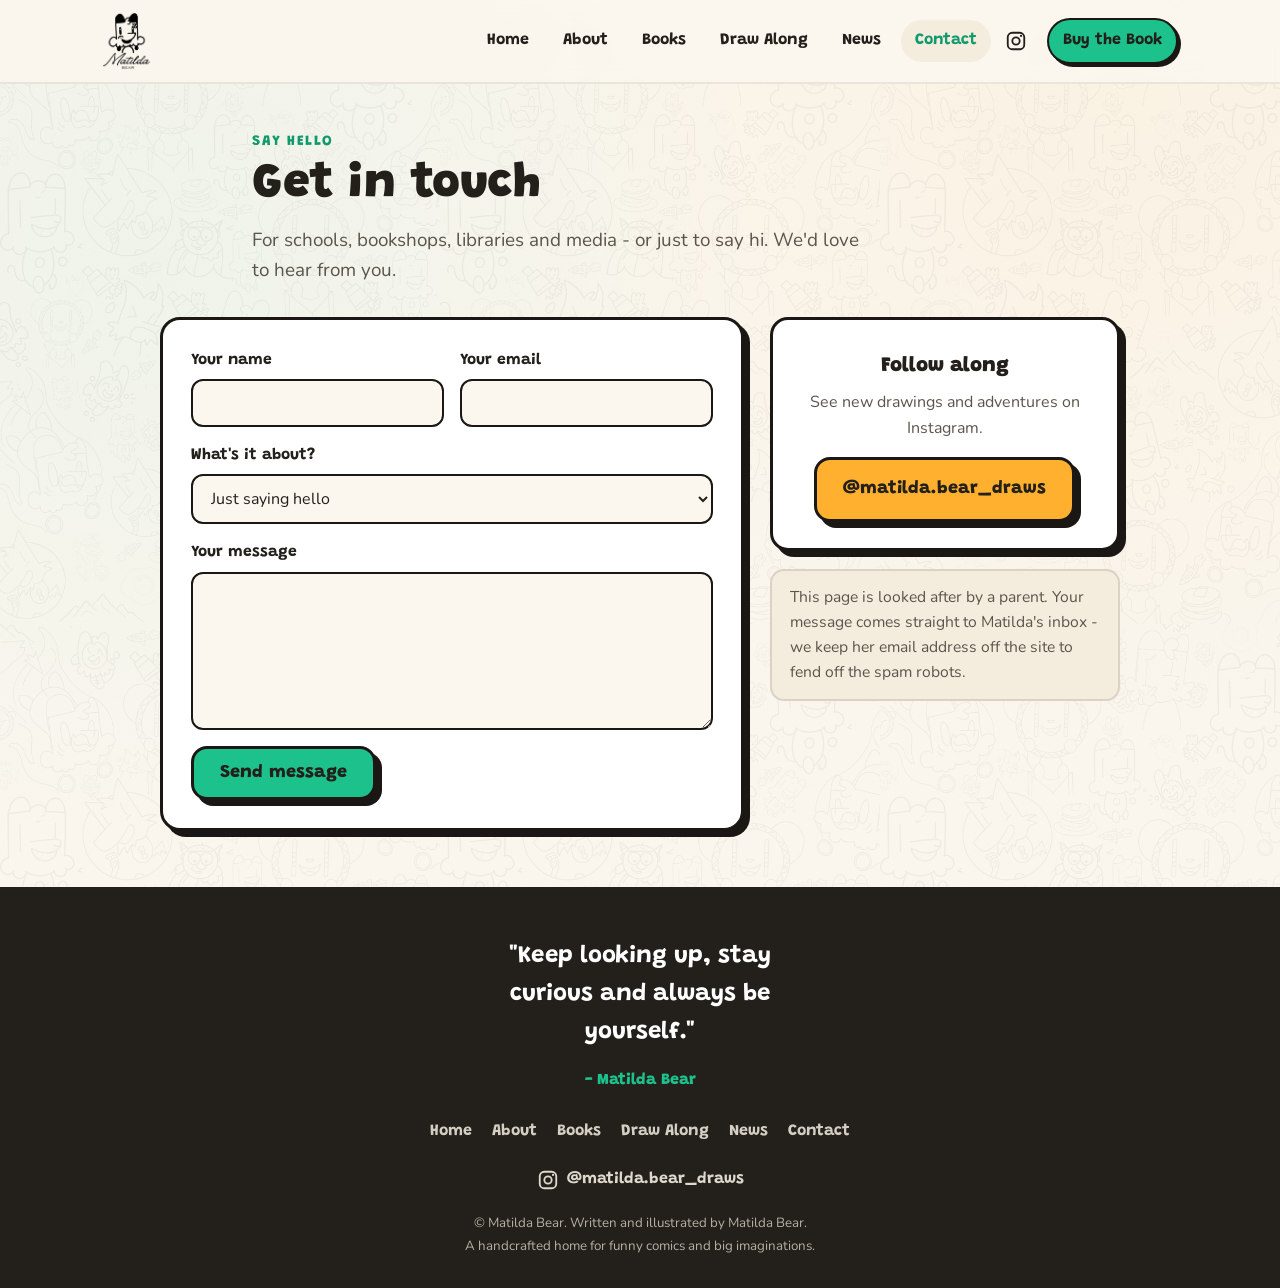
<file: contact.html>
<!DOCTYPE html>
<html><head><meta charset="utf-8">
<meta name="viewport" content="width=device-width, initial-scale=1">
<title>Matilda Bear - Contact</title>

<link rel="icon" type="image/png" href="assets/d4cfb50c89.png">
<link rel="stylesheet" href="styles.css">
<style>
html{scroll-behavior:smooth}
a{color:inherit}
.brand{display:flex; align-items:center; gap:10px; text-decoration:none; flex:0 0 auto}
nav.links a:hover, nav.links a:focus-visible{background:var(--paper-2)}
nav.links a.buy:hover{background:#28d79c; transform:translateY(-1px)}
.btn:hover, .btn:focus-visible{transform:translate(-2px,-2px); box-shadow:8px 8px 0 var(--outline)}
.hero{padding:54px 0 30px}
.cover-stage{position:relative; display:flex; justify-content:center}
.cover-stage:hover .cover-frame{transform:rotate(-1deg) translateY(-4px)}
section{padding:56px 0}
.book-cover-frame{border:5px solid var(--outline); border-radius:18px; overflow:hidden; box-shadow:var(--shadow); transform:rotate(1.5deg); max-width:320px; background:#cfe9df}
.char{background:#fff; border:2.5px solid var(--outline); border-radius:16px; padding:12px 16px; box-shadow:3px 3px 0 var(--outline); font-size:1rem; max-width:240px; text-align:left}
.draw{background:var(--green); border-top:4px solid var(--outline); border-bottom:4px solid var(--outline)}
@media (max-width:860px){
    .hero-grid{grid-template-columns:1fr; text-align:center}
    .hero p.lede{margin-left:auto; margin-right:auto}
    .cta-row{justify-content:center}
    .cover-stage{order:-1; margin-bottom:20px}
    .book-grid{grid-template-columns:1fr; text-align:center}
    .book-cover-frame{margin:0 auto}
    .book-grid p{margin-left:auto; margin-right:auto}
    .book-meta{justify-content:center}
    nav.links{display:none; position:absolute; top:76px; right:14px; left:14px; flex-direction:column; background:#fff; border:3px solid var(--outline); border-radius:16px; padding:12px; box-shadow:var(--shadow)}
    nav.links.open{display:flex}
    nav.links a{width:100%}
    .menu-toggle{display:inline-flex; margin-left:auto; font-family:var(--display); font-weight:800; background:#fff; border:3px solid var(--outline); border-radius:12px; padding:8px 14px; cursor:pointer; box-shadow:3px 3px 0 var(--outline)}
  }
@media (prefers-reduced-motion:reduce){
    *{animation:none !important; scroll-behavior:auto !important}
    .btn, .cover-frame{transition:none}
  }
@media (prefers-reduced-motion:reduce){.rise{opacity:1; transform:none; animation:none}}
.page-hero{padding:46px 0 8px}
.hub-card{display:block; text-decoration:none; color:var(--ink); background:#fff; border:3px solid var(--outline); border-radius:18px; box-shadow:var(--shadow); padding:22px; transition:transform .12s, box-shadow .12s}
.hub-card:hover{transform:translate(-2px,-2px); box-shadow:8px 8px 0 var(--outline)}
.hub-card h3{font-family:var(--display); font-weight:900; font-size:1.4rem; margin:.2em 0 .3em}
.hub-emoji{font-size:1.8rem}
.coming{background:no-repeat center/120% url("assets/b9aa68ac55.jpg"); position:relative; display:flex; align-items:center; justify-content:center; text-align:center; min-height:280px; border-style:dashed}
.empty-note{background:#fff; border:3px dashed var(--outline); border-radius:16px; padding:22px; text-align:center; color:var(--ink-soft); max-width:760px; font-family:var(--display); font-weight:700}
.contact-grid{display:grid; grid-template-columns:1fr 1fr; gap:22px; max-width:840px; margin:0 auto}
.contact-layout{display:grid; grid-template-columns:1.5fr .9fr; gap:26px; max-width:960px; margin:0 auto; align-items:start}
.contact-form{background:#fff; border:3px solid var(--outline); border-radius:20px; box-shadow:var(--shadow); padding:28px}
.form-row{display:grid; grid-template-columns:1fr 1fr; gap:16px}
.field{display:flex; flex-direction:column; gap:6px; margin-bottom:16px; text-align:left}
.field label{font-family:var(--display); font-weight:700; font-size:.98rem}
.field input, .field select, .field textarea{font-family:var(--body); font-size:1rem; color:var(--ink); background:var(--paper); border:2.5px solid var(--outline); border-radius:12px; padding:11px 14px; width:100%}
.field textarea{min-height:120px; resize:vertical}
.field input:focus, .field select:focus, .field textarea:focus{outline:none; border-color:var(--green-deep); box-shadow:3px 3px 0 rgba(29,193,139,.35)}
.form-status{margin:0; font-family:var(--display); font-weight:700; font-size:.98rem}
.form-success{border:3px solid var(--outline); border-radius:var(--radius); box-shadow:var(--shadow); background:#fff; padding:30px 26px; text-align:center}
.form-success .tick{font-size:2.6rem; line-height:1; margin-bottom:8px}
.form-success h3{font-family:var(--display); font-weight:800; font-size:1.55rem; color:var(--green-deep); margin:0 0 6px}
.form-success p{color:var(--ink-soft); margin:0 0 16px; font-size:1.02rem}
.form-success .btn{margin:0 auto}
.form-status.ok{color:var(--green-deep)}
.form-status.err{color:var(--red)}
.contact-side .parent-note{margin:0; text-align:left; max-width:none}
@media (max-width:860px){
    .hub-row,.shelf,.guide-row{grid-template-columns:1fr}
    .print-row,.contact-grid,.contact-layout,.form-row{grid-template-columns:1fr; text-align:center}
    .print-thumb{margin:0 auto}
  }
</style>
</head><body><a class="skip" href="#main">Skip to content</a>

<header class="site">
  <div class="nav">
    <a class="brand" href="index.html"><img class="brand-logo" src="assets/d4cfb50c89.png" alt="Matilda Bear"><span>Matilda Bear home</span></a>
    <button class="menu-toggle" aria-expanded="false" aria-controls="primary-nav">Menu</button>
    <nav class="links" id="primary-nav" aria-label="Primary">
      <a href="index.html">Home</a>
      <a href="about.html">About</a>
      <a href="books.html">Books</a>
      <a href="draw-along.html">Draw Along</a>
      <a href="news.html">News</a>
      <a href="contact.html" class="active">Contact</a>
      <a class="ig" href="https://www.instagram.com/matilda.bear_draws/" target="_blank" rel="noopener" aria-label="Matilda Bear on Instagram"><svg viewBox="0 0 24 24" width="22" height="22" aria-hidden="true" fill="none" stroke="currentColor" stroke-width="2"><rect x="3" y="3" width="18" height="18" rx="5"></rect><circle cx="12" cy="12" r="4"></circle><circle cx="17.5" cy="6.5" r="1.2" fill="currentColor" stroke="none"></circle></svg></a>
      <a class="buy" href="https://mixam.co.uk/print-on-demand/6a44facefa18b9954f22f801" target="_blank" rel="noopener">Buy the Book</a>
    </nav>
  </div>
</header>
<main id="main">
  <section class="page-hero">
    <div class="wrap">
      <div class="sec-eyebrow">Say hello</div>
      <h1>Get in touch</h1>
      <p class="lede">For schools, bookshops, libraries and media - or just to say hi. We'd love to hear from you.</p>
    </div>
  </section>

  <section style="padding-top:24px">
    <div class="wrap">
      <div class="contact-layout">
        <form class="contact-form" id="contactForm" name="contact" method="POST" data-netlify="true" data-netlify-honeypot="bot-field">
          <div class="form-row">
            <div class="field">
              <label for="cf-name">Your name</label>
              <input id="cf-name" name="name" type="text" autocomplete="name" required="">
            </div>
            <div class="field">
              <label for="cf-email">Your email</label>
              <input id="cf-email" name="email" type="email" autocomplete="email" required="">
            </div>
          </div>
          <div class="field">
            <label for="cf-reason">What's it about?</label>
            <select id="cf-reason" name="reason">
              <option>Just saying hello</option>
              <option>School visit</option>
              <option>Bookshop or library</option>
              <option>Media &amp; press</option>
              <option>Something else</option>
            </select>
          </div>
          <div class="field">
            <label for="cf-msg">Your message</label>
            <textarea id="cf-msg" name="message" rows="6" required=""></textarea>
          </div>
          <input type="hidden" name="form-name" value="contact">
          <p aria-hidden="true" style="position:absolute; left:-9999px"><label>Don't fill this in if you're human: <input name="bot-field" tabindex="-1" autocomplete="off"></label></p>
          <div class="cta-row" style="align-items:center; gap:16px">
            <button type="submit" class="btn green">Send message</button>
            <p class="form-status" id="cf-status" role="status" aria-live="polite"></p>
          </div>
        </form>
        <div id="cf-success" class="form-success" hidden="">
          <div class="tick">🎉</div>
          <h3>Message sent!</h3>
          <p>Thank you - your message is on its way. Matilda will get back to you soon.</p>
          <button type="button" class="btn amber" id="cf-again">Send another</button>
        </div>
        <aside class="contact-side">
          <div class="contact-card">
            <h3>Follow along</h3>
            <p>See new drawings and adventures on Instagram.</p>
            <a class="btn amber" href="https://www.instagram.com/matilda.bear_draws/" target="_blank" rel="noopener">@matilda.bear_draws</a>
          </div>
          <p class="parent-note" style="margin-top:18px">This page is looked after by a parent. Your message comes straight to Matilda's inbox - we keep her email address off the site to fend off the spam robots.</p>
        </aside>
      </div>
    </div>
  </section>
</main>
<footer>
  <div class="wrap">
    <p class="quote">"Keep looking up, stay curious and always be yourself."</p>
    <p class="sig">- Matilda Bear</p>
    <nav aria-label="Footer">
      <a href="index.html">Home</a><a href="about.html">About</a><a href="books.html">Books</a>
      <a href="draw-along.html">Draw Along</a><a href="news.html">News</a>
      <a href="contact.html">Contact</a>
    </nav>
    <div class="foot-social">
      <a href="https://www.instagram.com/matilda.bear_draws/" target="_blank" rel="noopener" aria-label="Matilda Bear on Instagram"><svg viewBox="0 0 24 24" width="22" height="22" aria-hidden="true" fill="none" stroke="currentColor" stroke-width="2"><rect x="3" y="3" width="18" height="18" rx="5"></rect><circle cx="12" cy="12" r="4"></circle><circle cx="17.5" cy="6.5" r="1.2" fill="currentColor" stroke="none"></circle></svg><span>@matilda.bear_draws</span></a>
    </div>
    <small>© Matilda Bear. Written and illustrated by Matilda Bear.<br>A handcrafted home for funny comics and big imaginations.</small>
  </div>
</footer>
<script src="app.js"></script>
<script>
  var form=document.getElementById('contactForm'), status=document.getElementById('cf-status');
  var success=document.getElementById('cf-success'), again=document.getElementById('cf-again');
  if(form){
    form.addEventListener('submit', function(e){
      e.preventDefault();
      if(status){ status.textContent='Sending…'; status.className='form-status'; }
      var body=new URLSearchParams(new FormData(form)).toString();
      fetch('/', {method:'POST', headers:{'Content-Type':'application/x-www-form-urlencoded'}, body:body})
        .then(function(r){
          if(!r.ok){ throw new Error('status '+r.status); }
          form.reset();
          form.hidden=true;
          if(status){ status.textContent=''; }
          if(success){ success.hidden=false; success.scrollIntoView({behavior:'smooth', block:'center'}); }
        })
        .catch(function(){
          if(status){
            status.textContent='Sorry - something went wrong. Please try again in a moment.';
            status.className='form-status err';
          }
        });
    });
  }
  if(again){
    again.addEventListener('click', function(){
      if(success){ success.hidden=true; }
      if(form){ form.hidden=false; form.scrollIntoView({behavior:'smooth', block:'center'}); }
    });
  }
</script></body></html>
</file>
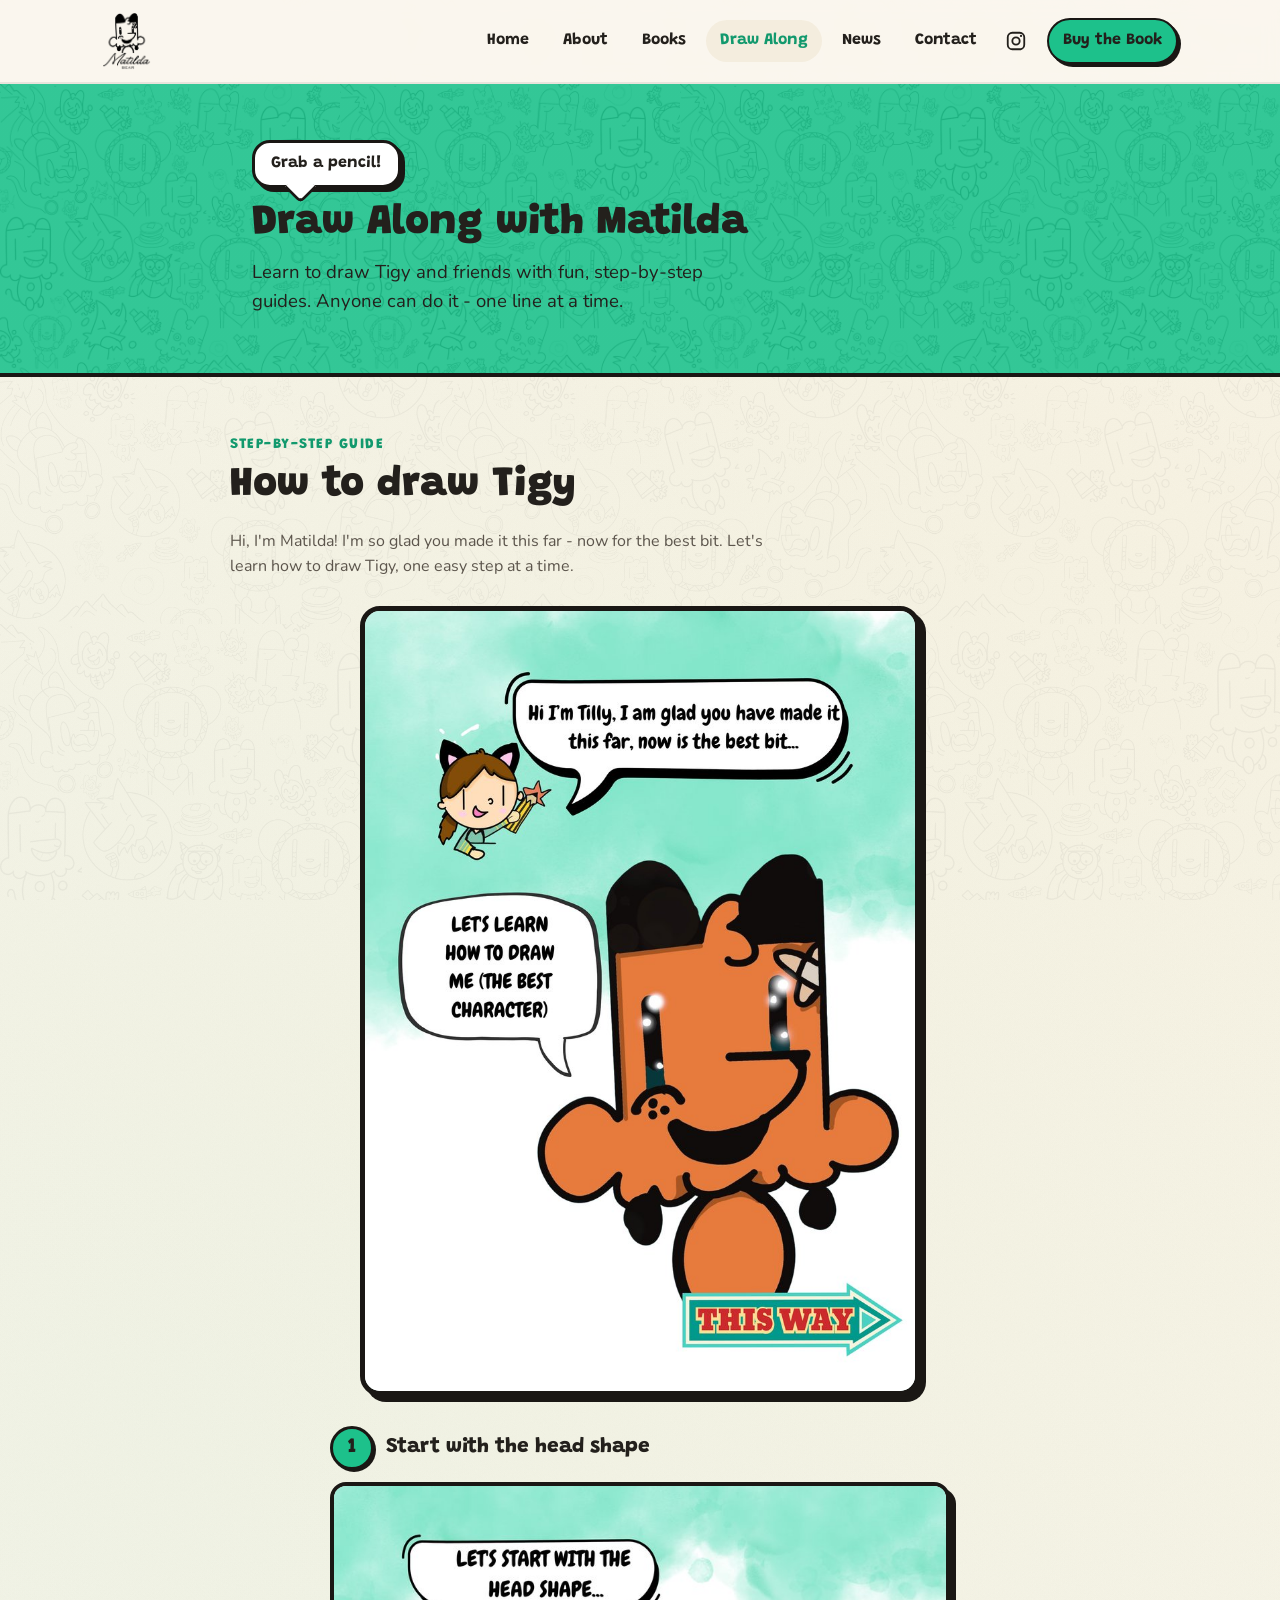
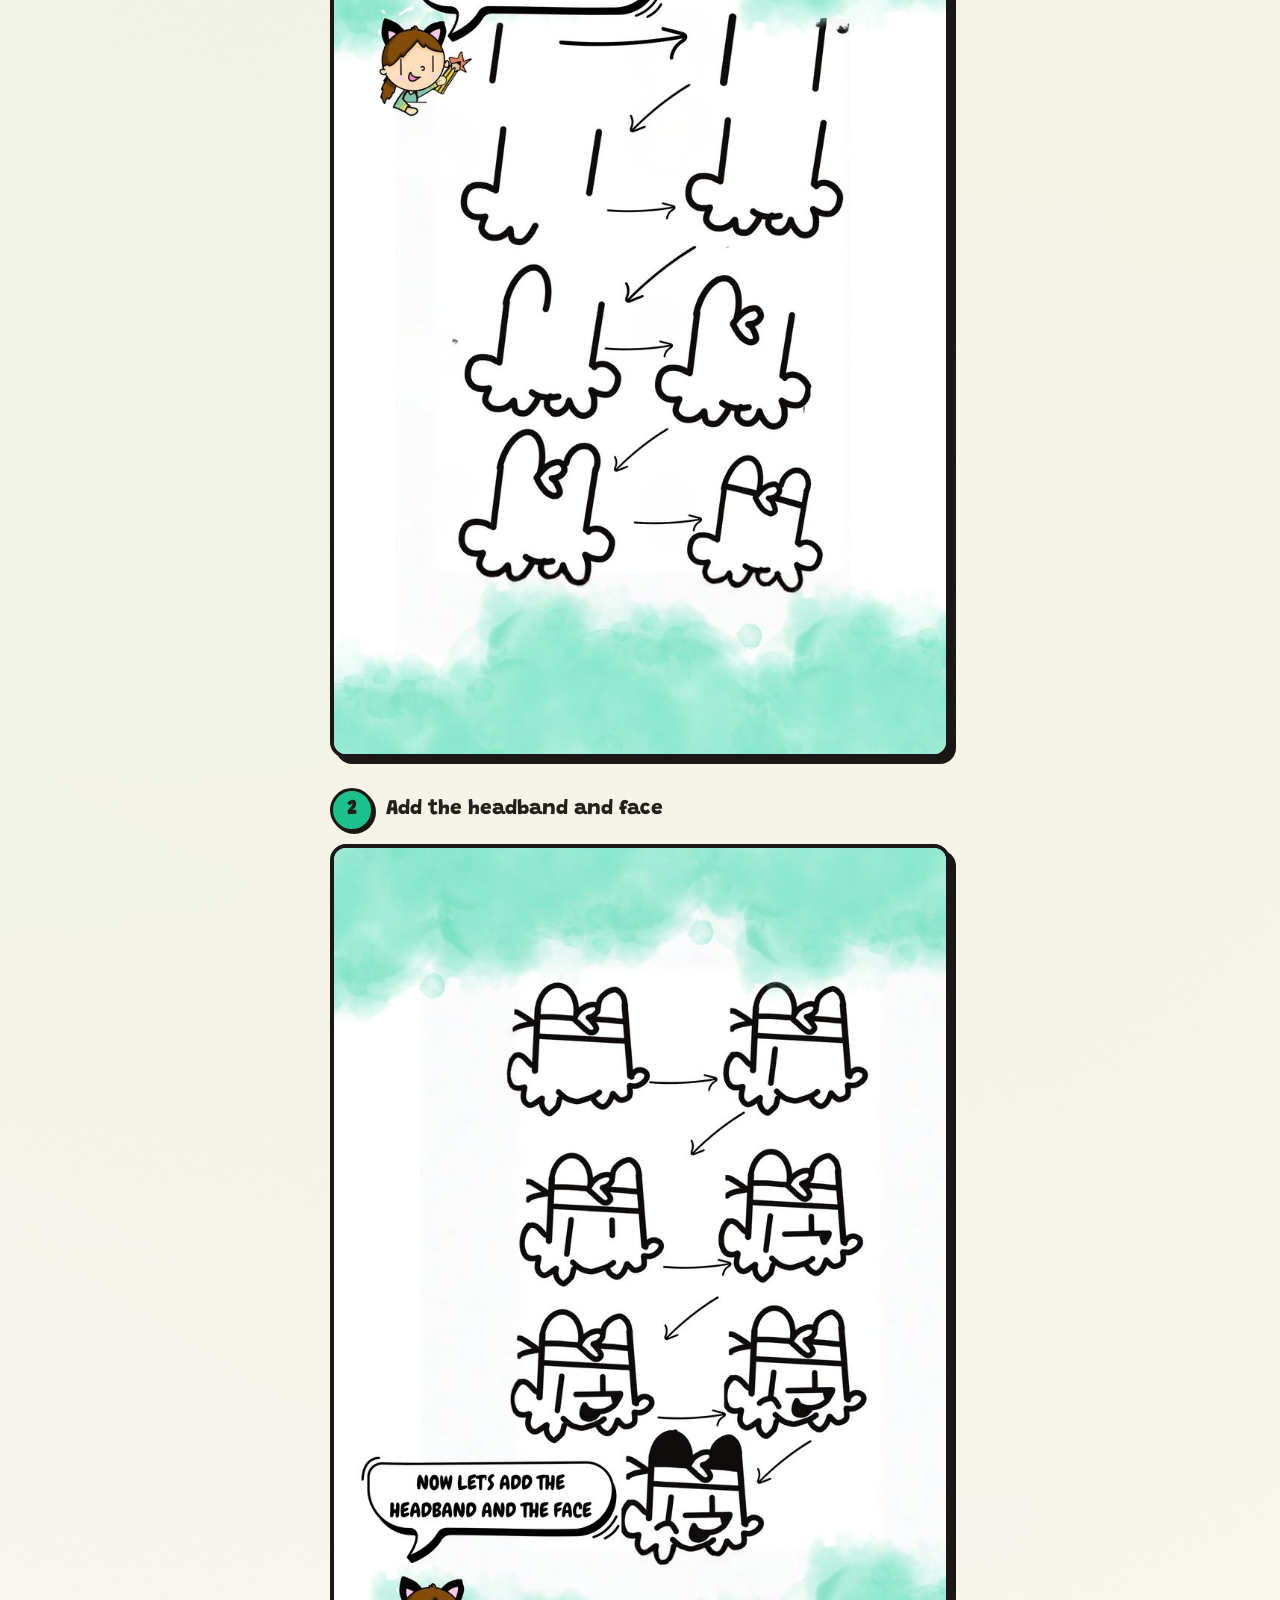
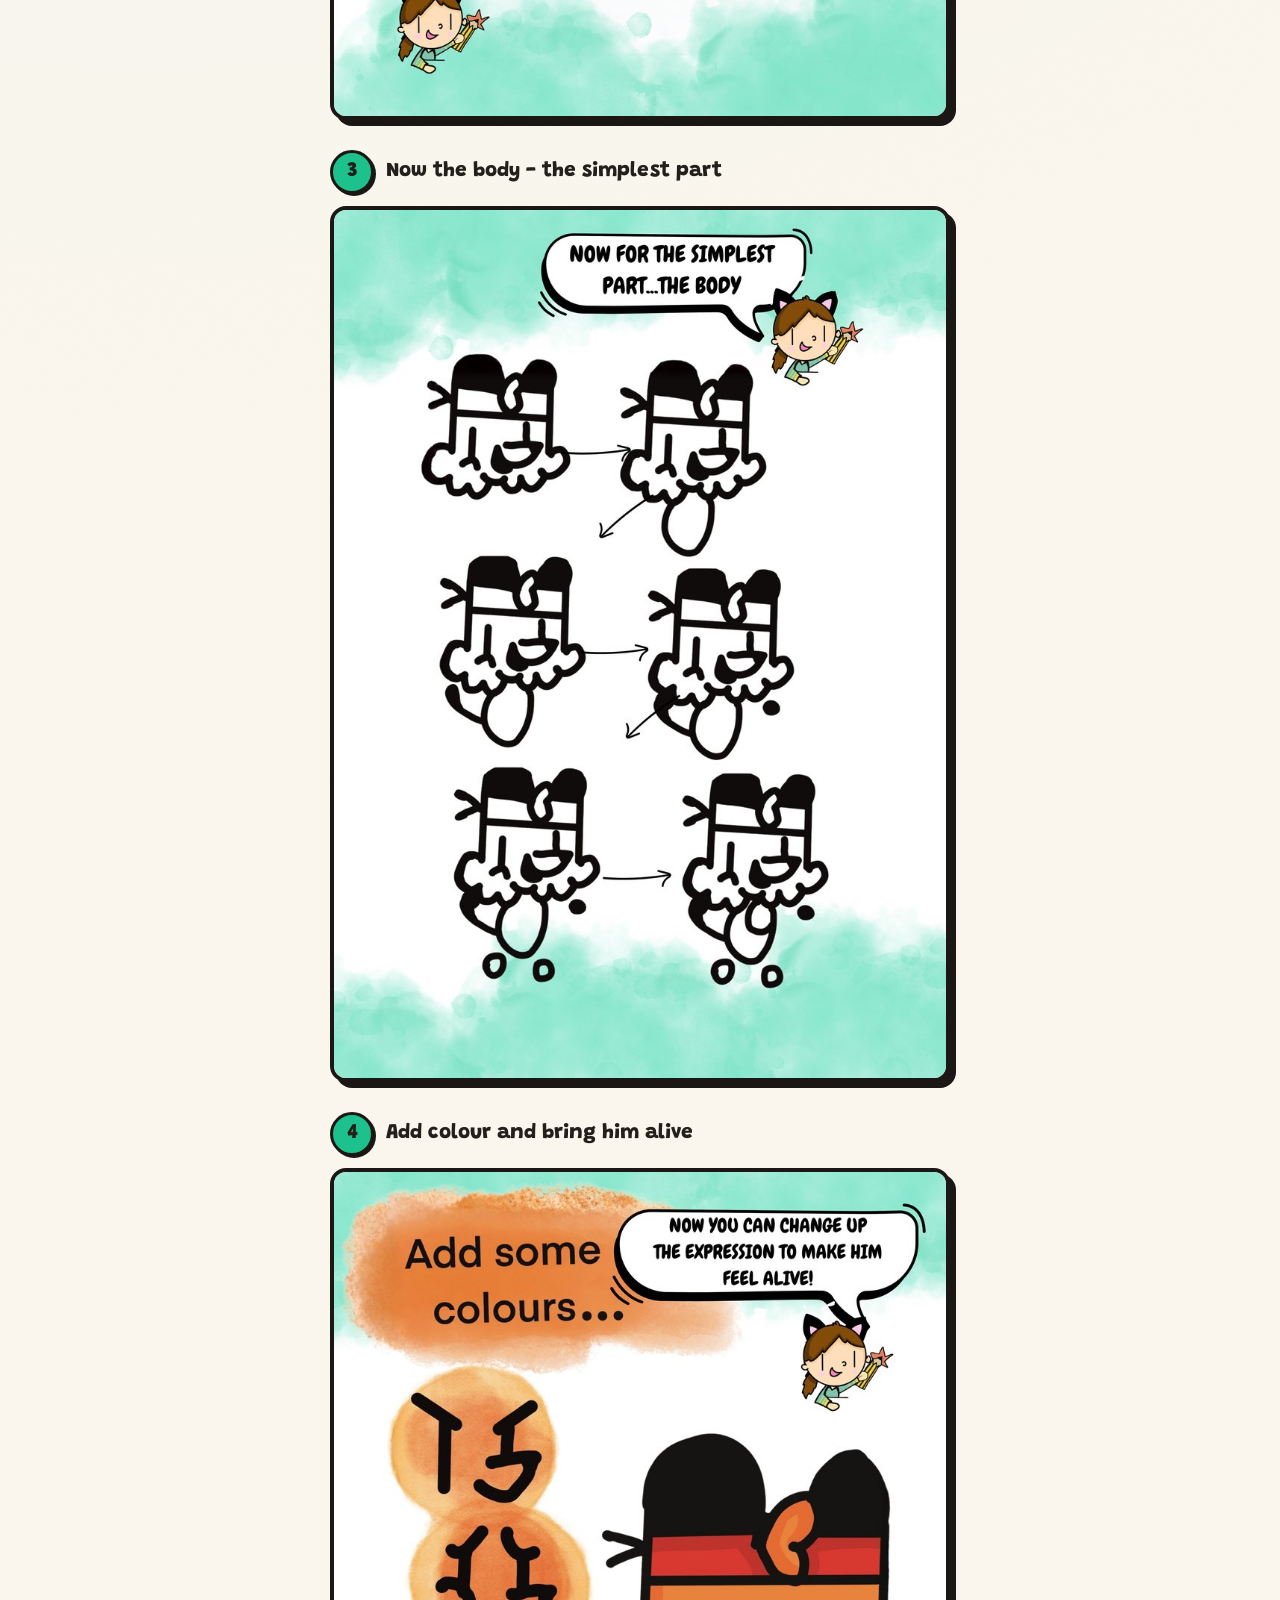
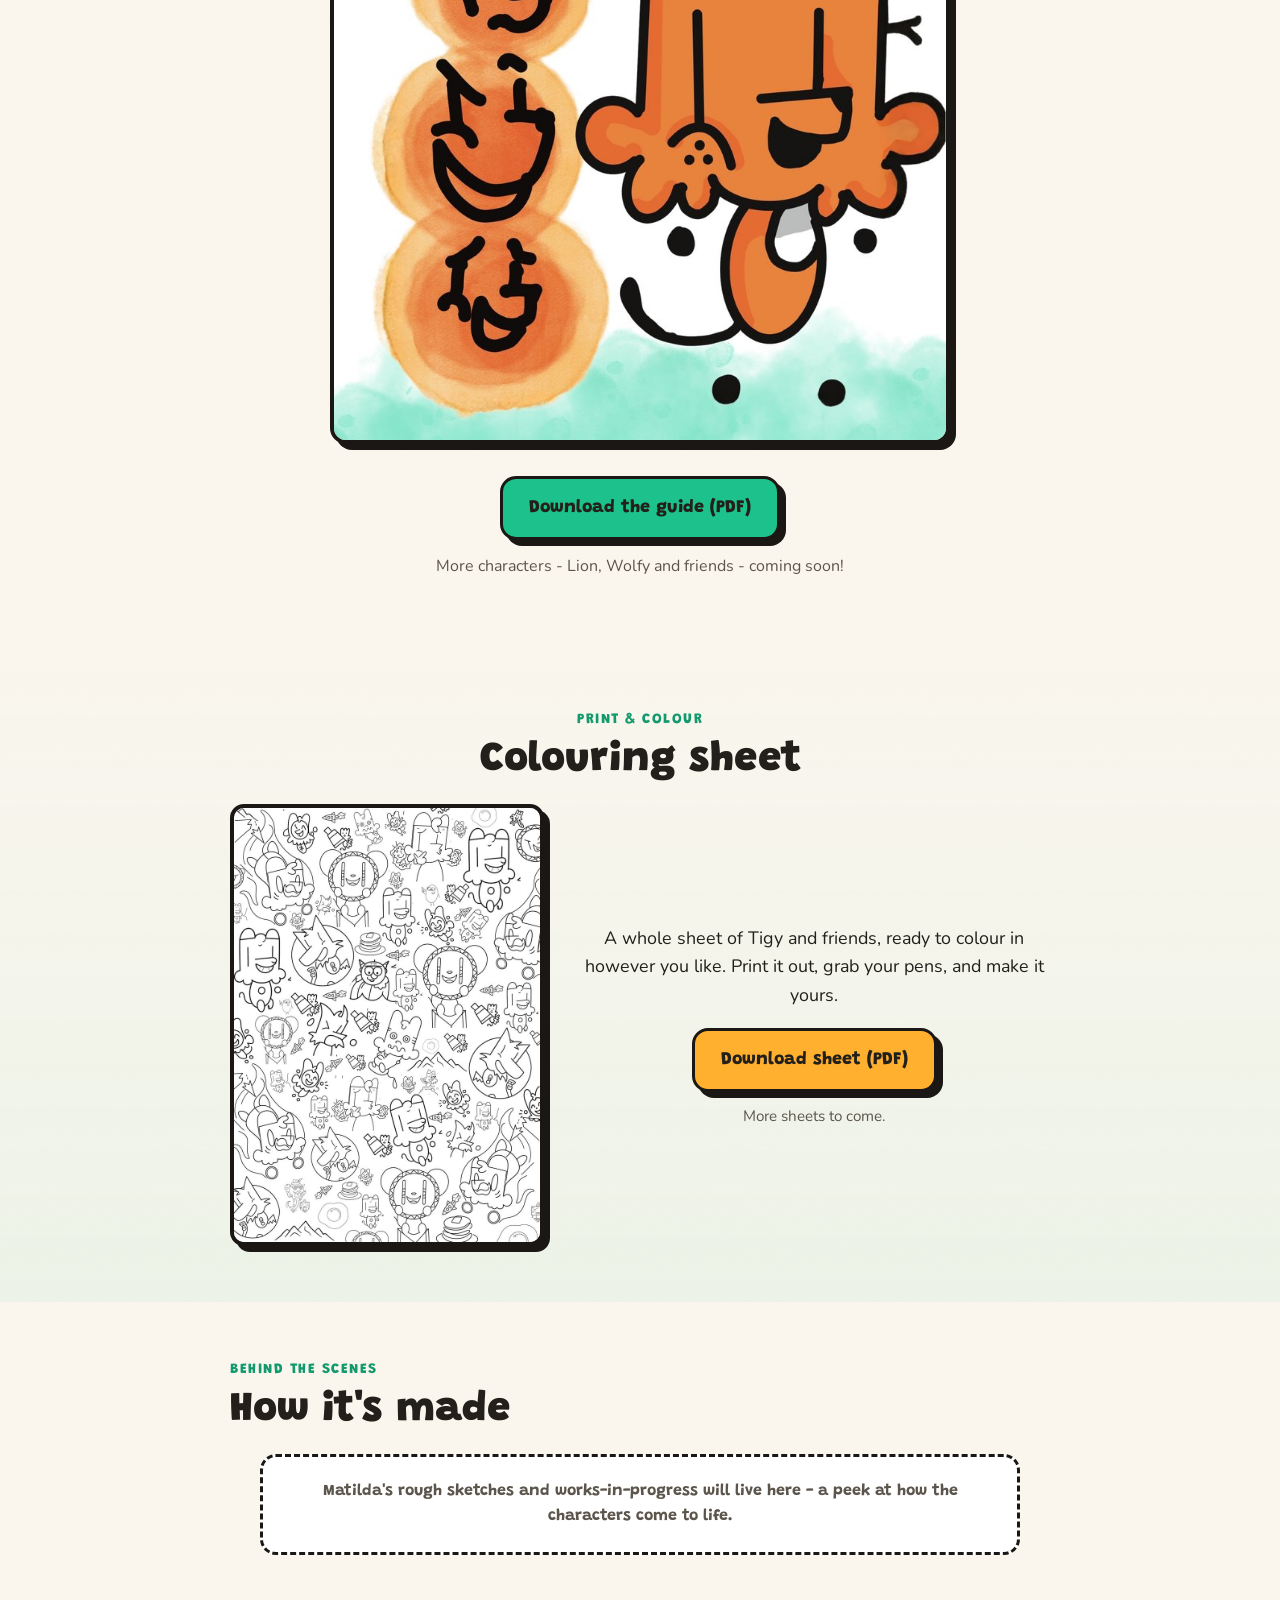
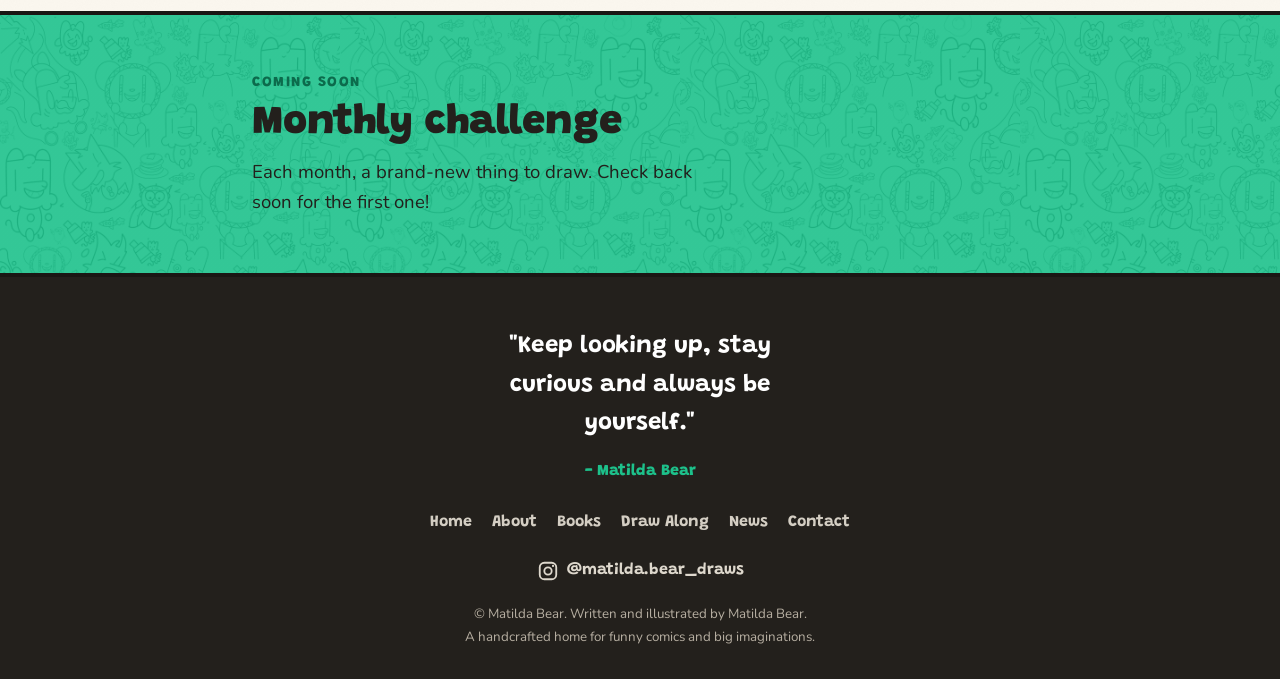
<file: draw-along.html>
<!DOCTYPE html>
<html><head><meta charset="utf-8">
<meta name="viewport" content="width=device-width, initial-scale=1">
<title>Matilda Bear - Draw Along</title>

<link rel="icon" type="image/png" href="assets/d4cfb50c89.png">
<link rel="stylesheet" href="styles.css">
<style>
html{scroll-behavior:smooth}
a{color:inherit}
.brand{display:flex; align-items:center; gap:10px; text-decoration:none; flex:0 0 auto}
nav.links a:hover, nav.links a:focus-visible{background:var(--paper-2)}
nav.links a.buy:hover{background:#28d79c; transform:translateY(-1px)}
.btn:hover, .btn:focus-visible{transform:translate(-2px,-2px); box-shadow:8px 8px 0 var(--outline)}
.hero{padding:54px 0 30px}
.cover-stage{position:relative; display:flex; justify-content:center}
.cover-stage:hover .cover-frame{transform:rotate(-1deg) translateY(-4px)}
section{padding:56px 0}
.book-cover-frame{border:5px solid var(--outline); border-radius:18px; overflow:hidden; box-shadow:var(--shadow); transform:rotate(1.5deg); max-width:320px; background:#cfe9df}
.char{background:#fff; border:2.5px solid var(--outline); border-radius:16px; padding:12px 16px; box-shadow:3px 3px 0 var(--outline); font-size:1rem; max-width:240px; text-align:left}
.draw{background:linear-gradient(rgba(29,193,139,.9), rgba(29,193,139,.9)), url("assets/b9aa68ac55.jpg"); background-size:auto, 340px auto; background-repeat:repeat; border-top:4px solid var(--outline); border-bottom:4px solid var(--outline)}
@media (max-width:860px){
    .hero-grid{grid-template-columns:1fr; text-align:center}
    .hero p.lede{margin-left:auto; margin-right:auto}
    .cta-row{justify-content:center}
    .cover-stage{order:-1; margin-bottom:20px}
    .book-grid{grid-template-columns:1fr; text-align:center}
    .book-cover-frame{margin:0 auto}
    .book-grid p{margin-left:auto; margin-right:auto}
    .book-meta{justify-content:center}
    nav.links{display:none; position:absolute; top:76px; right:14px; left:14px; flex-direction:column; background:#fff; border:3px solid var(--outline); border-radius:16px; padding:12px; box-shadow:var(--shadow)}
    nav.links.open{display:flex}
    nav.links a{width:100%}
    .menu-toggle{display:inline-flex; margin-left:auto; font-family:var(--display); font-weight:800; background:#fff; border:3px solid var(--outline); border-radius:12px; padding:8px 14px; cursor:pointer; box-shadow:3px 3px 0 var(--outline)}
  }
@media (prefers-reduced-motion:reduce){
    *{animation:none !important; scroll-behavior:auto !important}
    .btn, .cover-frame{transition:none}
  }
@media (prefers-reduced-motion:reduce){.rise{opacity:1; transform:none; animation:none}}
.page-hero{padding:46px 0 8px}
.hub-card{display:block; text-decoration:none; color:var(--ink); background:#fff; border:3px solid var(--outline); border-radius:18px; box-shadow:var(--shadow); padding:22px; transition:transform .12s, box-shadow .12s}
.hub-card:hover{transform:translate(-2px,-2px); box-shadow:8px 8px 0 var(--outline)}
.hub-card h3{font-family:var(--display); font-weight:900; font-size:1.4rem; margin:.2em 0 .3em}
.hub-emoji{font-size:1.8rem}
.coming{background:no-repeat center/120% url("assets/b9aa68ac55.jpg"); position:relative; display:flex; align-items:center; justify-content:center; text-align:center; min-height:280px; border-style:dashed}
.empty-note{background:#fff; border:3px dashed var(--outline); border-radius:16px; padding:22px; text-align:center; color:var(--ink-soft); max-width:760px; margin:0 auto; font-family:var(--display); font-weight:700}
.contact-grid{display:grid; grid-template-columns:1fr 1fr; gap:22px; max-width:840px}
@media (max-width:860px){
    .hub-row,.shelf,.guide-row{grid-template-columns:1fr}
    .print-row,.contact-grid{grid-template-columns:1fr; text-align:center}
    .print-thumb{margin:0 auto}
  }
</style>
</head><body><a class="skip" href="#main">Skip to content</a>

<header class="site">
  <div class="nav">
    <a class="brand" href="index.html"><img class="brand-logo" src="assets/d4cfb50c89.png" alt="Matilda Bear"><span>Matilda Bear home</span></a>
    <button class="menu-toggle" aria-expanded="false" aria-controls="primary-nav">Menu</button>
    <nav class="links" id="primary-nav" aria-label="Primary">
      <a href="index.html">Home</a>
      <a href="about.html">About</a>
      <a href="books.html">Books</a>
      <a href="draw-along.html" class="active">Draw Along</a>
      <a href="news.html">News</a>
      <a href="contact.html">Contact</a>
      <a class="ig" href="https://www.instagram.com/matilda.bear_draws/" target="_blank" rel="noopener" aria-label="Matilda Bear on Instagram"><svg viewBox="0 0 24 24" width="22" height="22" aria-hidden="true" fill="none" stroke="currentColor" stroke-width="2"><rect x="3" y="3" width="18" height="18" rx="5"></rect><circle cx="12" cy="12" r="4"></circle><circle cx="17.5" cy="6.5" r="1.2" fill="currentColor" stroke="none"></circle></svg></a>
      <a class="buy" href="https://mixam.co.uk/print-on-demand/6a44facefa18b9954f22f801" target="_blank" rel="noopener">Buy the Book</a>
    </nav>
  </div>
</header>
<main id="main">
  <section class="draw" style="border-top:none">
    <div class="wrap" style="max-width:820px">
      <div class="txt">
        <div class="eyebrow" style="margin-bottom:14px"><span class="bubble">Grab a pencil!</span></div>
        <h2 class="sec" style="color:var(--ink)">Draw Along with Matilda</h2>
        <p>Learn to draw Tigy and friends with fun, step-by-step guides. Anyone can do it - one line at a time.</p>
      </div>
    </div>
  </section>

  <section id="guides">
    <div class="wrap">
      <div style="max-width:820px; margin:0 auto">
        <div class="sec-eyebrow">Step-by-step guide</div>
        <h2 class="sec">How to draw Tigy</h2>
        <p style="max-width:56ch; color:var(--ink-soft); margin-bottom:26px">Hi, I'm Matilda! I'm so glad you made it this far - now for the best bit. Let's learn how to draw Tigy, one easy step at a time.</p>
      </div>
      <div class="tut-intro"><img src="assets/cdf0628180.jpg" alt="Matilda introduces the drawing tutorial: let's learn how to draw Tigy"></div>
      <div class="tut-steps">
        <div class="tut-step">
          <div class="lbl"><span class="step-num">1</span><h3>Start with the head shape</h3></div>
          <div class="tut-frame"><img src="assets/ae1b58cbff.jpg" alt="Step 1: drawing Tigy's head shape and ears"></div>
        </div>
        <div class="tut-step">
          <div class="lbl"><span class="step-num">2</span><h3>Add the headband and face</h3></div>
          <div class="tut-frame"><img src="assets/7aed8bec6d.jpg" alt="Step 2: adding Tigy's headband, eyes and mouth"></div>
        </div>
        <div class="tut-step">
          <div class="lbl"><span class="step-num">3</span><h3>Now the body - the simplest part</h3></div>
          <div class="tut-frame"><img src="assets/73aa9ac83b.jpg" alt="Step 3: adding Tigy's body, arms and feet"></div>
        </div>
        <div class="tut-step">
          <div class="lbl"><span class="step-num">4</span><h3>Add colour and bring him alive</h3></div>
          <div class="tut-frame"><img src="assets/b8b1227d1f.jpg" alt="Step 4: colouring Tigy in and changing his expression"></div>
        </div>
      </div>
      <div class="tut-dl">
        <a class="btn green" href="how-to-draw-tigy.pdf" target="_blank" rel="noopener">Download the guide (PDF)</a>
        <p style="color:var(--ink-soft); margin-top:14px">More characters - Lion, Wolfy and friends - coming soon!</p>
      </div>
    </div>
  </section>

  <section class="world">
    <div class="wrap">
      <div style="max-width:820px; margin:0 auto">
        <div class="sec-eyebrow">Print &amp; colour</div>
        <h2 class="sec">Colouring sheet</h2>
        <div class="print-row">
          <div class="print-thumb"><img src="assets/b9aa68ac55.jpg" alt="Black-and-white colouring sheet full of Matilda Bear characters"></div>
          <div>
            <p style="font-size:1.12rem">A whole sheet of Tigy and friends, ready to colour in however you like. Print it out, grab your pens, and make it yours.</p>
            <div class="cta-row" style="margin-top:18px; justify-content:center"><a class="btn amber" href="tigy-colouring-sheet.pdf" target="_blank" rel="noopener">Download sheet (PDF)</a></div>
            <p style="color:var(--ink-soft); margin-top:12px; font-size:.95rem">More sheets to come.</p>
          </div>
        </div>
      </div>
    </div>
  </section>

  <section>
    <div class="wrap">
      <div style="max-width:820px; margin:0 auto">
        <div class="sec-eyebrow">Behind the scenes</div>
        <h2 class="sec">How it's made</h2>
        <div class="empty-note">Matilda's rough sketches and works-in-progress will live here - a peek at how the characters come to life.</div>
      </div>
    </div>
  </section>

  <section class="draw">
    <div class="wrap" style="max-width:820px">
      <div class="txt">
        <div class="sec-eyebrow" style="color:#0c6b4c">Coming soon</div>
        <h2 class="sec" style="color:var(--ink)">Monthly challenge</h2>
        <p>Each month, a brand-new thing to draw. Check back soon for the first one!</p>
      </div>
    </div>
  </section>
</main>
<footer>
  <div class="wrap">
    <p class="quote">"Keep looking up, stay curious and always be yourself."</p>
    <p class="sig">- Matilda Bear</p>
    <nav aria-label="Footer">
      <a href="index.html">Home</a><a href="about.html">About</a><a href="books.html">Books</a>
      <a href="draw-along.html">Draw Along</a><a href="news.html">News</a>
      <a href="contact.html">Contact</a>
    </nav>
    <div class="foot-social">
      <a href="https://www.instagram.com/matilda.bear_draws/" target="_blank" rel="noopener" aria-label="Matilda Bear on Instagram"><svg viewBox="0 0 24 24" width="22" height="22" aria-hidden="true" fill="none" stroke="currentColor" stroke-width="2"><rect x="3" y="3" width="18" height="18" rx="5"></rect><circle cx="12" cy="12" r="4"></circle><circle cx="17.5" cy="6.5" r="1.2" fill="currentColor" stroke="none"></circle></svg><span>@matilda.bear_draws</span></a>
    </div>
    <small>© Matilda Bear. Written and illustrated by Matilda Bear.<br>A handcrafted home for funny comics and big imaginations.</small>
  </div>
</footer>
<script src="app.js"></script></body></html>
</file>
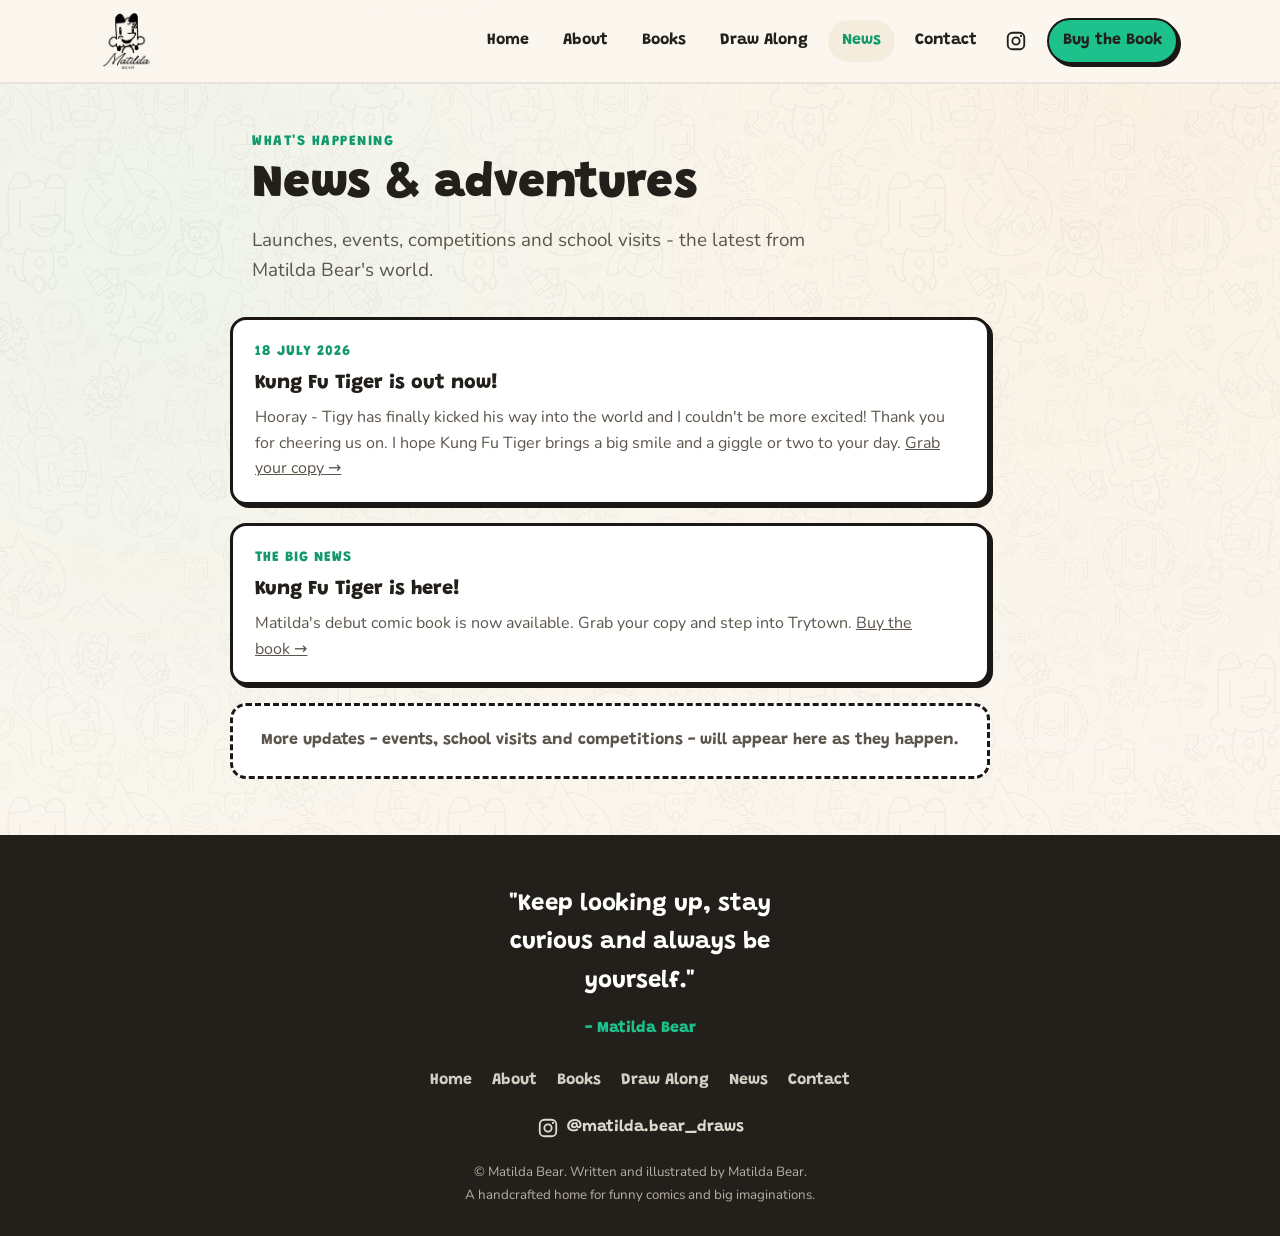
<file: news.html>
<!DOCTYPE html>
<html><head><meta charset="utf-8">
<meta name="viewport" content="width=device-width, initial-scale=1">
<title>Matilda Bear - News</title>

<link rel="icon" type="image/png" href="assets/d4cfb50c89.png">
<link rel="stylesheet" href="styles.css">
<style>
html{scroll-behavior:smooth}
a{color:inherit}
.brand{display:flex; align-items:center; gap:10px; text-decoration:none; flex:0 0 auto}
nav.links a:hover, nav.links a:focus-visible{background:var(--paper-2)}
nav.links a.buy:hover{background:#28d79c; transform:translateY(-1px)}
.btn:hover, .btn:focus-visible{transform:translate(-2px,-2px); box-shadow:8px 8px 0 var(--outline)}
.hero{padding:54px 0 30px}
.cover-stage{position:relative; display:flex; justify-content:center}
.cover-stage:hover .cover-frame{transform:rotate(-1deg) translateY(-4px)}
section{padding:56px 0}
.book-cover-frame{border:5px solid var(--outline); border-radius:18px; overflow:hidden; box-shadow:var(--shadow); transform:rotate(1.5deg); max-width:320px; background:#cfe9df}
.char{background:#fff; border:2.5px solid var(--outline); border-radius:16px; padding:12px 16px; box-shadow:3px 3px 0 var(--outline); font-size:1rem; max-width:240px; text-align:left}
.draw{background:var(--green); border-top:4px solid var(--outline); border-bottom:4px solid var(--outline)}
@media (max-width:860px){
    .hero-grid{grid-template-columns:1fr; text-align:center}
    .hero p.lede{margin-left:auto; margin-right:auto}
    .cta-row{justify-content:center}
    .cover-stage{order:-1; margin-bottom:20px}
    .book-grid{grid-template-columns:1fr; text-align:center}
    .book-cover-frame{margin:0 auto}
    .book-grid p{margin-left:auto; margin-right:auto}
    .book-meta{justify-content:center}
    nav.links{display:none; position:absolute; top:76px; right:14px; left:14px; flex-direction:column; background:#fff; border:3px solid var(--outline); border-radius:16px; padding:12px; box-shadow:var(--shadow)}
    nav.links.open{display:flex}
    nav.links a{width:100%}
    .menu-toggle{display:inline-flex; margin-left:auto; font-family:var(--display); font-weight:800; background:#fff; border:3px solid var(--outline); border-radius:12px; padding:8px 14px; cursor:pointer; box-shadow:3px 3px 0 var(--outline)}
  }
@media (prefers-reduced-motion:reduce){
    *{animation:none !important; scroll-behavior:auto !important}
    .btn, .cover-frame{transition:none}
  }
@media (prefers-reduced-motion:reduce){.rise{opacity:1; transform:none; animation:none}}
.page-hero{padding:46px 0 8px}
.hub-card{display:block; text-decoration:none; color:var(--ink); background:#fff; border:3px solid var(--outline); border-radius:18px; box-shadow:var(--shadow); padding:22px; transition:transform .12s, box-shadow .12s}
.hub-card:hover{transform:translate(-2px,-2px); box-shadow:8px 8px 0 var(--outline)}
.hub-card h3{font-family:var(--display); font-weight:900; font-size:1.4rem; margin:.2em 0 .3em}
.hub-emoji{font-size:1.8rem}
.coming{background:no-repeat center/120% url("assets/b9aa68ac55.jpg"); position:relative; display:flex; align-items:center; justify-content:center; text-align:center; min-height:280px; border-style:dashed}
.empty-note{background:#fff; border:3px dashed var(--outline); border-radius:16px; padding:22px; text-align:center; color:var(--ink-soft); max-width:760px; font-family:var(--display); font-weight:700}
.contact-grid{display:grid; grid-template-columns:1fr 1fr; gap:22px; max-width:840px}
@media (max-width:860px){
    .hub-row,.shelf,.guide-row{grid-template-columns:1fr}
    .print-row,.contact-grid{grid-template-columns:1fr; text-align:center}
    .print-thumb{margin:0 auto}
  }
</style>
</head><body><a class="skip" href="#main">Skip to content</a>

<header class="site">
  <div class="nav">
    <a class="brand" href="index.html"><img class="brand-logo" src="assets/d4cfb50c89.png" alt="Matilda Bear"><span>Matilda Bear home</span></a>
    <button class="menu-toggle" aria-expanded="false" aria-controls="primary-nav">Menu</button>
    <nav class="links" id="primary-nav" aria-label="Primary">
      <a href="index.html">Home</a>
      <a href="about.html">About</a>
      <a href="books.html">Books</a>
      <a href="draw-along.html">Draw Along</a>
      <a href="news.html" class="active">News</a>
      <a href="contact.html">Contact</a>
      <a class="ig" href="https://www.instagram.com/matilda.bear_draws/" target="_blank" rel="noopener" aria-label="Matilda Bear on Instagram"><svg viewBox="0 0 24 24" width="22" height="22" aria-hidden="true" fill="none" stroke="currentColor" stroke-width="2"><rect x="3" y="3" width="18" height="18" rx="5"></rect><circle cx="12" cy="12" r="4"></circle><circle cx="17.5" cy="6.5" r="1.2" fill="currentColor" stroke="none"></circle></svg></a>
      <a class="buy" href="https://mixam.co.uk/print-on-demand/6a44facefa18b9954f22f801" target="_blank" rel="noopener">Buy the Book</a>
    </nav>
  </div>
</header>
<main id="main">
  <section class="page-hero">
    <div class="wrap">
      <div class="sec-eyebrow">What's happening</div>
      <h1>News &amp; adventures</h1>
      <p class="lede">Launches, events, competitions and school visits - the latest from Matilda Bear's world.</p>
    </div>
  </section>

  <section style="padding-top:24px">
    <div class="wrap">
      <div style="max-width:820px; margin:0 auto">
        <div class="news-list">
        <div class="news-card">
          <div class="date">18 July 2026</div>
          <h3>Kung Fu Tiger is out now!</h3>
          <p>Hooray - Tigy has finally kicked his way into the world and I couldn't be more excited! Thank you for cheering us on. I hope Kung Fu Tiger brings a big smile and a giggle or two to your day. <a href="https://mixam.co.uk/print-on-demand/6a44facefa18b9954f22f801" target="_blank" rel="noopener">Grab your copy&nbsp;→</a></p>
        </div>
        <div class="news-card">
          <div class="date">The big news</div>
          <h3>Kung Fu Tiger is here!</h3>
          <p>Matilda's debut comic book is now available. Grab your copy and step into Trytown. <a href="https://mixam.co.uk/print-on-demand/6a44facefa18b9954f22f801" target="_blank" rel="noopener">Buy the book&nbsp;→</a></p>
        </div>
        <div class="empty-note">More updates - events, school visits and competitions - will appear here as they happen.</div>
      </div>
      </div>
    </div>
  </section>
</main>
<footer>
  <div class="wrap">
    <p class="quote">"Keep looking up, stay curious and always be yourself."</p>
    <p class="sig">- Matilda Bear</p>
    <nav aria-label="Footer">
      <a href="index.html">Home</a><a href="about.html">About</a><a href="books.html">Books</a>
      <a href="draw-along.html">Draw Along</a><a href="news.html">News</a>
      <a href="contact.html">Contact</a>
    </nav>
    <div class="foot-social">
      <a href="https://www.instagram.com/matilda.bear_draws/" target="_blank" rel="noopener" aria-label="Matilda Bear on Instagram"><svg viewBox="0 0 24 24" width="22" height="22" aria-hidden="true" fill="none" stroke="currentColor" stroke-width="2"><rect x="3" y="3" width="18" height="18" rx="5"></rect><circle cx="12" cy="12" r="4"></circle><circle cx="17.5" cy="6.5" r="1.2" fill="currentColor" stroke="none"></circle></svg><span>@matilda.bear_draws</span></a>
    </div>
    <small>© Matilda Bear. Written and illustrated by Matilda Bear.<br>A handcrafted home for funny comics and big imaginations.</small>
  </div>
</footer>
<script src="app.js"></script></body></html>
</file>
<file: styles.css>
/* Matilda Bear — self-hosted fonts */
/* vietnamese */
@font-face {
  font-family: 'Grandstander';
  font-style: normal;
  font-weight: 500;
  font-display: swap;
  src: url("assets/82f0a0ecdf.woff2") format('woff2');
  unicode-range: U+0102-0103, U+0110-0111, U+0128-0129, U+0168-0169, U+01A0-01A1, U+01AF-01B0, U+0300-0301, U+0303-0304, U+0308-0309, U+0323, U+0329, U+1EA0-1EF9, U+20AB;
}
/* latin-ext */
@font-face {
  font-family: 'Grandstander';
  font-style: normal;
  font-weight: 500;
  font-display: swap;
  src: url("assets/56419035af.woff2") format('woff2');
  unicode-range: U+0100-02BA, U+02BD-02C5, U+02C7-02CC, U+02CE-02D7, U+02DD-02FF, U+0304, U+0308, U+0329, U+1D00-1DBF, U+1E00-1E9F, U+1EF2-1EFF, U+2020, U+20A0-20AB, U+20AD-20C0, U+2113, U+2C60-2C7F, U+A720-A7FF;
}
/* latin */
@font-face {
  font-family: 'Grandstander';
  font-style: normal;
  font-weight: 500;
  font-display: swap;
  src: url("assets/baa3ee3046.woff2") format('woff2');
  unicode-range: U+0000-00FF, U+0131, U+0152-0153, U+02BB-02BC, U+02C6, U+02DA, U+02DC, U+0304, U+0308, U+0329, U+2000-206F, U+20AC, U+2122, U+2191, U+2193, U+2212, U+2215, U+FEFF, U+FFFD;
}
/* vietnamese */
@font-face {
  font-family: 'Grandstander';
  font-style: normal;
  font-weight: 700;
  font-display: swap;
  src: url("assets/82f0a0ecdf.woff2") format('woff2');
  unicode-range: U+0102-0103, U+0110-0111, U+0128-0129, U+0168-0169, U+01A0-01A1, U+01AF-01B0, U+0300-0301, U+0303-0304, U+0308-0309, U+0323, U+0329, U+1EA0-1EF9, U+20AB;
}
/* latin-ext */
@font-face {
  font-family: 'Grandstander';
  font-style: normal;
  font-weight: 700;
  font-display: swap;
  src: url("assets/56419035af.woff2") format('woff2');
  unicode-range: U+0100-02BA, U+02BD-02C5, U+02C7-02CC, U+02CE-02D7, U+02DD-02FF, U+0304, U+0308, U+0329, U+1D00-1DBF, U+1E00-1E9F, U+1EF2-1EFF, U+2020, U+20A0-20AB, U+20AD-20C0, U+2113, U+2C60-2C7F, U+A720-A7FF;
}
/* latin */
@font-face {
  font-family: 'Grandstander';
  font-style: normal;
  font-weight: 700;
  font-display: swap;
  src: url("assets/baa3ee3046.woff2") format('woff2');
  unicode-range: U+0000-00FF, U+0131, U+0152-0153, U+02BB-02BC, U+02C6, U+02DA, U+02DC, U+0304, U+0308, U+0329, U+2000-206F, U+20AC, U+2122, U+2191, U+2193, U+2212, U+2215, U+FEFF, U+FFFD;
}
/* vietnamese */
@font-face {
  font-family: 'Grandstander';
  font-style: normal;
  font-weight: 800;
  font-display: swap;
  src: url("assets/82f0a0ecdf.woff2") format('woff2');
  unicode-range: U+0102-0103, U+0110-0111, U+0128-0129, U+0168-0169, U+01A0-01A1, U+01AF-01B0, U+0300-0301, U+0303-0304, U+0308-0309, U+0323, U+0329, U+1EA0-1EF9, U+20AB;
}
/* latin-ext */
@font-face {
  font-family: 'Grandstander';
  font-style: normal;
  font-weight: 800;
  font-display: swap;
  src: url("assets/56419035af.woff2") format('woff2');
  unicode-range: U+0100-02BA, U+02BD-02C5, U+02C7-02CC, U+02CE-02D7, U+02DD-02FF, U+0304, U+0308, U+0329, U+1D00-1DBF, U+1E00-1E9F, U+1EF2-1EFF, U+2020, U+20A0-20AB, U+20AD-20C0, U+2113, U+2C60-2C7F, U+A720-A7FF;
}
/* latin */
@font-face {
  font-family: 'Grandstander';
  font-style: normal;
  font-weight: 800;
  font-display: swap;
  src: url("assets/baa3ee3046.woff2") format('woff2');
  unicode-range: U+0000-00FF, U+0131, U+0152-0153, U+02BB-02BC, U+02C6, U+02DA, U+02DC, U+0304, U+0308, U+0329, U+2000-206F, U+20AC, U+2122, U+2191, U+2193, U+2212, U+2215, U+FEFF, U+FFFD;
}
/* vietnamese */
@font-face {
  font-family: 'Grandstander';
  font-style: normal;
  font-weight: 900;
  font-display: swap;
  src: url("assets/82f0a0ecdf.woff2") format('woff2');
  unicode-range: U+0102-0103, U+0110-0111, U+0128-0129, U+0168-0169, U+01A0-01A1, U+01AF-01B0, U+0300-0301, U+0303-0304, U+0308-0309, U+0323, U+0329, U+1EA0-1EF9, U+20AB;
}
/* latin-ext */
@font-face {
  font-family: 'Grandstander';
  font-style: normal;
  font-weight: 900;
  font-display: swap;
  src: url("assets/56419035af.woff2") format('woff2');
  unicode-range: U+0100-02BA, U+02BD-02C5, U+02C7-02CC, U+02CE-02D7, U+02DD-02FF, U+0304, U+0308, U+0329, U+1D00-1DBF, U+1E00-1E9F, U+1EF2-1EFF, U+2020, U+20A0-20AB, U+20AD-20C0, U+2113, U+2C60-2C7F, U+A720-A7FF;
}
/* latin */
@font-face {
  font-family: 'Grandstander';
  font-style: normal;
  font-weight: 900;
  font-display: swap;
  src: url("assets/baa3ee3046.woff2") format('woff2');
  unicode-range: U+0000-00FF, U+0131, U+0152-0153, U+02BB-02BC, U+02C6, U+02DA, U+02DC, U+0304, U+0308, U+0329, U+2000-206F, U+20AC, U+2122, U+2191, U+2193, U+2212, U+2215, U+FEFF, U+FFFD;
}
/* cyrillic-ext */
@font-face {
  font-family: 'Nunito';
  font-style: italic;
  font-weight: 600;
  font-display: swap;
  src: url("assets/5ba9e72e31.woff2") format('woff2');
  unicode-range: U+0460-052F, U+1C80-1C8A, U+20B4, U+2DE0-2DFF, U+A640-A69F, U+FE2E-FE2F;
}
/* cyrillic */
@font-face {
  font-family: 'Nunito';
  font-style: italic;
  font-weight: 600;
  font-display: swap;
  src: url("assets/ed8bbaab7c.woff2") format('woff2');
  unicode-range: U+0301, U+0400-045F, U+0490-0491, U+04B0-04B1, U+2116;
}
/* vietnamese */
@font-face {
  font-family: 'Nunito';
  font-style: italic;
  font-weight: 600;
  font-display: swap;
  src: url("assets/6f623df8c1.woff2") format('woff2');
  unicode-range: U+0102-0103, U+0110-0111, U+0128-0129, U+0168-0169, U+01A0-01A1, U+01AF-01B0, U+0300-0301, U+0303-0304, U+0308-0309, U+0323, U+0329, U+1EA0-1EF9, U+20AB;
}
/* latin-ext */
@font-face {
  font-family: 'Nunito';
  font-style: italic;
  font-weight: 600;
  font-display: swap;
  src: url("assets/038fc8b34e.woff2") format('woff2');
  unicode-range: U+0100-02BA, U+02BD-02C5, U+02C7-02CC, U+02CE-02D7, U+02DD-02FF, U+0304, U+0308, U+0329, U+1D00-1DBF, U+1E00-1E9F, U+1EF2-1EFF, U+2020, U+20A0-20AB, U+20AD-20C0, U+2113, U+2C60-2C7F, U+A720-A7FF;
}
/* latin */
@font-face {
  font-family: 'Nunito';
  font-style: italic;
  font-weight: 600;
  font-display: swap;
  src: url("assets/146f88535a.woff2") format('woff2');
  unicode-range: U+0000-00FF, U+0131, U+0152-0153, U+02BB-02BC, U+02C6, U+02DA, U+02DC, U+0304, U+0308, U+0329, U+2000-206F, U+20AC, U+2122, U+2191, U+2193, U+2212, U+2215, U+FEFF, U+FFFD;
}
/* cyrillic-ext */
@font-face {
  font-family: 'Nunito';
  font-style: normal;
  font-weight: 400;
  font-display: swap;
  src: url("assets/e39e67cb1b.woff2") format('woff2');
  unicode-range: U+0460-052F, U+1C80-1C8A, U+20B4, U+2DE0-2DFF, U+A640-A69F, U+FE2E-FE2F;
}
/* cyrillic */
@font-face {
  font-family: 'Nunito';
  font-style: normal;
  font-weight: 400;
  font-display: swap;
  src: url("assets/fd4986b860.woff2") format('woff2');
  unicode-range: U+0301, U+0400-045F, U+0490-0491, U+04B0-04B1, U+2116;
}
/* vietnamese */
@font-face {
  font-family: 'Nunito';
  font-style: normal;
  font-weight: 400;
  font-display: swap;
  src: url("assets/8c3c6ae292.woff2") format('woff2');
  unicode-range: U+0102-0103, U+0110-0111, U+0128-0129, U+0168-0169, U+01A0-01A1, U+01AF-01B0, U+0300-0301, U+0303-0304, U+0308-0309, U+0323, U+0329, U+1EA0-1EF9, U+20AB;
}
/* latin-ext */
@font-face {
  font-family: 'Nunito';
  font-style: normal;
  font-weight: 400;
  font-display: swap;
  src: url("assets/ffdc8b0c86.woff2") format('woff2');
  unicode-range: U+0100-02BA, U+02BD-02C5, U+02C7-02CC, U+02CE-02D7, U+02DD-02FF, U+0304, U+0308, U+0329, U+1D00-1DBF, U+1E00-1E9F, U+1EF2-1EFF, U+2020, U+20A0-20AB, U+20AD-20C0, U+2113, U+2C60-2C7F, U+A720-A7FF;
}
/* latin */
@font-face {
  font-family: 'Nunito';
  font-style: normal;
  font-weight: 400;
  font-display: swap;
  src: url("assets/166202cc39.woff2") format('woff2');
  unicode-range: U+0000-00FF, U+0131, U+0152-0153, U+02BB-02BC, U+02C6, U+02DA, U+02DC, U+0304, U+0308, U+0329, U+2000-206F, U+20AC, U+2122, U+2191, U+2193, U+2212, U+2215, U+FEFF, U+FFFD;
}
/* cyrillic-ext */
@font-face {
  font-family: 'Nunito';
  font-style: normal;
  font-weight: 600;
  font-display: swap;
  src: url("assets/e39e67cb1b.woff2") format('woff2');
  unicode-range: U+0460-052F, U+1C80-1C8A, U+20B4, U+2DE0-2DFF, U+A640-A69F, U+FE2E-FE2F;
}
/* cyrillic */
@font-face {
  font-family: 'Nunito';
  font-style: normal;
  font-weight: 600;
  font-display: swap;
  src: url("assets/fd4986b860.woff2") format('woff2');
  unicode-range: U+0301, U+0400-045F, U+0490-0491, U+04B0-04B1, U+2116;
}
/* vietnamese */
@font-face {
  font-family: 'Nunito';
  font-style: normal;
  font-weight: 600;
  font-display: swap;
  src: url("assets/8c3c6ae292.woff2") format('woff2');
  unicode-range: U+0102-0103, U+0110-0111, U+0128-0129, U+0168-0169, U+01A0-01A1, U+01AF-01B0, U+0300-0301, U+0303-0304, U+0308-0309, U+0323, U+0329, U+1EA0-1EF9, U+20AB;
}
/* latin-ext */
@font-face {
  font-family: 'Nunito';
  font-style: normal;
  font-weight: 600;
  font-display: swap;
  src: url("assets/ffdc8b0c86.woff2") format('woff2');
  unicode-range: U+0100-02BA, U+02BD-02C5, U+02C7-02CC, U+02CE-02D7, U+02DD-02FF, U+0304, U+0308, U+0329, U+1D00-1DBF, U+1E00-1E9F, U+1EF2-1EFF, U+2020, U+20A0-20AB, U+20AD-20C0, U+2113, U+2C60-2C7F, U+A720-A7FF;
}
/* latin */
@font-face {
  font-family: 'Nunito';
  font-style: normal;
  font-weight: 600;
  font-display: swap;
  src: url("assets/166202cc39.woff2") format('woff2');
  unicode-range: U+0000-00FF, U+0131, U+0152-0153, U+02BB-02BC, U+02C6, U+02DA, U+02DC, U+0304, U+0308, U+0329, U+2000-206F, U+20AC, U+2122, U+2191, U+2193, U+2212, U+2215, U+FEFF, U+FFFD;
}
/* cyrillic-ext */
@font-face {
  font-family: 'Nunito';
  font-style: normal;
  font-weight: 700;
  font-display: swap;
  src: url("assets/e39e67cb1b.woff2") format('woff2');
  unicode-range: U+0460-052F, U+1C80-1C8A, U+20B4, U+2DE0-2DFF, U+A640-A69F, U+FE2E-FE2F;
}
/* cyrillic */
@font-face {
  font-family: 'Nunito';
  font-style: normal;
  font-weight: 700;
  font-display: swap;
  src: url("assets/fd4986b860.woff2") format('woff2');
  unicode-range: U+0301, U+0400-045F, U+0490-0491, U+04B0-04B1, U+2116;
}
/* vietnamese */
@font-face {
  font-family: 'Nunito';
  font-style: normal;
  font-weight: 700;
  font-display: swap;
  src: url("assets/8c3c6ae292.woff2") format('woff2');
  unicode-range: U+0102-0103, U+0110-0111, U+0128-0129, U+0168-0169, U+01A0-01A1, U+01AF-01B0, U+0300-0301, U+0303-0304, U+0308-0309, U+0323, U+0329, U+1EA0-1EF9, U+20AB;
}
/* latin-ext */
@font-face {
  font-family: 'Nunito';
  font-style: normal;
  font-weight: 700;
  font-display: swap;
  src: url("assets/ffdc8b0c86.woff2") format('woff2');
  unicode-range: U+0100-02BA, U+02BD-02C5, U+02C7-02CC, U+02CE-02D7, U+02DD-02FF, U+0304, U+0308, U+0329, U+1D00-1DBF, U+1E00-1E9F, U+1EF2-1EFF, U+2020, U+20A0-20AB, U+20AD-20C0, U+2113, U+2C60-2C7F, U+A720-A7FF;
}
/* latin */
@font-face {
  font-family: 'Nunito';
  font-style: normal;
  font-weight: 700;
  font-display: swap;
  src: url("assets/166202cc39.woff2") format('woff2');
  unicode-range: U+0000-00FF, U+0131, U+0152-0153, U+02BB-02BC, U+02C6, U+02DA, U+02DC, U+0304, U+0308, U+0329, U+2000-206F, U+20AC, U+2122, U+2191, U+2193, U+2212, U+2215, U+FEFF, U+FFFD;
}
/* cyrillic-ext */
@font-face {
  font-family: 'Nunito';
  font-style: normal;
  font-weight: 800;
  font-display: swap;
  src: url("assets/e39e67cb1b.woff2") format('woff2');
  unicode-range: U+0460-052F, U+1C80-1C8A, U+20B4, U+2DE0-2DFF, U+A640-A69F, U+FE2E-FE2F;
}
/* cyrillic */
@font-face {
  font-family: 'Nunito';
  font-style: normal;
  font-weight: 800;
  font-display: swap;
  src: url("assets/fd4986b860.woff2") format('woff2');
  unicode-range: U+0301, U+0400-045F, U+0490-0491, U+04B0-04B1, U+2116;
}
/* vietnamese */
@font-face {
  font-family: 'Nunito';
  font-style: normal;
  font-weight: 800;
  font-display: swap;
  src: url("assets/8c3c6ae292.woff2") format('woff2');
  unicode-range: U+0102-0103, U+0110-0111, U+0128-0129, U+0168-0169, U+01A0-01A1, U+01AF-01B0, U+0300-0301, U+0303-0304, U+0308-0309, U+0323, U+0329, U+1EA0-1EF9, U+20AB;
}
/* latin-ext */
@font-face {
  font-family: 'Nunito';
  font-style: normal;
  font-weight: 800;
  font-display: swap;
  src: url("assets/ffdc8b0c86.woff2") format('woff2');
  unicode-range: U+0100-02BA, U+02BD-02C5, U+02C7-02CC, U+02CE-02D7, U+02DD-02FF, U+0304, U+0308, U+0329, U+1D00-1DBF, U+1E00-1E9F, U+1EF2-1EFF, U+2020, U+20A0-20AB, U+20AD-20C0, U+2113, U+2C60-2C7F, U+A720-A7FF;
}
/* latin */
@font-face {
  font-family: 'Nunito';
  font-style: normal;
  font-weight: 800;
  font-display: swap;
  src: url("assets/166202cc39.woff2") format('woff2');
  unicode-range: U+0000-00FF, U+0131, U+0152-0153, U+02BB-02BC, U+02C6, U+02DA, U+02DC, U+0304, U+0308, U+0329, U+2000-206F, U+20AC, U+2122, U+2191, U+2193, U+2212, U+2215, U+FEFF, U+FFFD;
}

/* ===== Shared design system (palette, type, layout, components) ===== */
:root{
  --paper:#FBF7EF; --paper-2:#F4EDDE; --ink:#23201C; --ink-soft:#5c554c;
  --green:#1DC18B; --green-deep:#12996d; --amber:#FFB02E; --orange:#EE6C3A;
  --red:#E5484D; --outline:#1A1714;
  --shadow: 6px 6px 0 var(--outline);
  --radius:22px;
  --maxw:1120px;
  --display:"Grandstander", system-ui, sans-serif;
  --body:"Nunito", system-ui, sans-serif;
}
*{box-sizing:border-box}
body{
  margin:0; font-family:var(--body); color:var(--ink); background:var(--paper);
  line-height:1.6; -webkit-font-smoothing:antialiased;
  background-image:
    radial-gradient(circle at 12% 20%, rgba(29,193,139,.05), transparent 40%),
    radial-gradient(circle at 88% 8%, rgba(255,176,46,.06), transparent 42%),
    url("data:image/svg+xml,%3Csvg xmlns='http://www.w3.org/2000/svg' width='140' height='140'%3E%3Cfilter id='n'%3E%3CfeTurbulence type='fractalNoise' baseFrequency='.9' numOctaves='2'/%3E%3CfeColorMatrix type='saturate' values='0'/%3E%3C/filter%3E%3Crect width='140' height='140' filter='url(%23n)' opacity='.03'/%3E%3C/svg%3E");
}
body::before{
  content:""; position:fixed; inset:0; z-index:0; pointer-events:none;
  background-image:url("assets/b9aa68ac55.jpg");
  background-repeat:repeat; background-size:440px auto;
  opacity:.05; mix-blend-mode:multiply;
}
header.site, main, footer{position:relative; z-index:1}
@view-transition{navigation:auto}
::view-transition-old(root){animation:vt-old .4s cubic-bezier(.5,0,.75,0) both}
::view-transition-new(root){animation:vt-new .66s cubic-bezier(.34,1.56,.64,1) both}
@keyframes vt-old{to{opacity:0; transform:translateY(46px) scale(.9)}}
@keyframes vt-new{0%{opacity:0; transform:translateY(80px) scale(.94)} 100%{opacity:1; transform:none}}
@keyframes pg-in{from{opacity:0; transform:translateY(28px) scale(.97)} to{opacity:1; transform:none}}
main#main{animation:pg-in .6s cubic-bezier(.34,1.56,.64,1) both}
img{max-width:100%; display:block}
.skip{position:absolute; left:-999px; top:0; background:var(--ink); color:#fff; padding:10px 16px; border-radius:0 0 10px 0; z-index:200}
.skip:focus{left:0}
.wrap{max-width:var(--maxw); margin:0 auto; padding:0 22px}
header.site{position:sticky; top:0; z-index:100; background:rgba(251,247,239,.9); backdrop-filter:blur(8px); border-bottom:2px solid rgba(26,23,20,.08)}
.nav{display:flex; align-items:center; gap:20px; padding:12px 22px; max-width:var(--maxw); margin:0 auto}
.brand-badge{height:46px; width:46px; border-radius:50%; flex:0 0 auto; display:block}
.brand-word{height:30px; width:auto; display:block}
.brand-logo{height:58px; width:auto; display:block}
.brand span{position:absolute; left:-9999px}
nav.links{display:flex; gap:6px; margin-left:auto; align-items:center}
nav.links a{
  font-family:var(--display); font-weight:700; text-decoration:none; color:var(--ink);
  padding:8px 14px; border-radius:999px; font-size:1rem; transition:background .15s, color .15s;
}
nav.links a.buy{
  background:var(--green); color:var(--ink); border:2.5px solid var(--outline);
  box-shadow:3px 3px 0 var(--outline); margin-left:6px;
}
nav.links a.ig{display:inline-flex; align-items:center; justify-content:center; padding:8px; color:var(--ink)}
nav.links a.ig:hover{background:var(--paper-2); color:var(--orange)}
nav.links a.active{background:var(--paper-2); color:var(--green-deep)}
.menu-toggle{display:none}
.btn{
  display:inline-flex; align-items:center; gap:10px; font-family:var(--display); font-weight:800;
  font-size:1.12rem; text-decoration:none; color:var(--ink); padding:15px 26px;
  border:3px solid var(--outline); border-radius:16px; box-shadow:var(--shadow);
  background:#fff; cursor:pointer; transition:transform .12s ease, box-shadow .12s ease;
}
.btn:active{transform:translate(3px,3px); box-shadow:2px 2px 0 var(--outline)}
.btn.green{background:var(--green)}
.btn.amber{background:var(--amber)}
.bubble{
  position:relative; display:inline-block; background:#fff; border:3px solid var(--outline);
  border-radius:18px; padding:8px 16px; font-family:var(--display); font-weight:700;
  box-shadow:4px 4px 0 var(--outline);
}
.bubble::after{
  content:""; position:absolute; left:34px; bottom:-14px; width:20px; height:20px;
  background:#fff; border-right:3px solid var(--outline); border-bottom:3px solid var(--outline);
  transform:rotate(45deg); border-radius:0 0 6px 0;
}
.squiggle{position:relative; white-space:nowrap}
.squiggle::after{
  content:""; position:absolute; left:-2%; right:-2%; bottom:-.28em; height:.32em;
  background:no-repeat center/100% 100% url("data:image/svg+xml,%3Csvg xmlns='http://www.w3.org/2000/svg' viewBox='0 0 120 12'%3E%3Cpath d='M2 8 C 20 2, 34 2, 52 7 S 92 12, 118 4' fill='none' stroke='%231DC18B' stroke-width='4' stroke-linecap='round'/%3E%3C/svg%3E");
}
.hero-grid{display:grid; grid-template-columns:1.05fr .95fr; gap:44px; align-items:center}
.hero .eyebrow{margin-bottom:18px}
.hero h1{
  font-family:var(--display); font-weight:900; font-size:clamp(2.3rem,5vw,3.7rem);
  line-height:1.02; margin:.1em 0 .35em; letter-spacing:-.5px;
}
.hero h1 .amber-word{color:var(--orange)}
.hero p.lede{font-size:1.22rem; max-width:34ch; color:var(--ink-soft); margin:0 0 26px}
.cta-row{display:flex; flex-wrap:wrap; gap:14px}
.cover-frame{
  position:relative; border:5px solid var(--outline); border-radius:20px; overflow:hidden;
  box-shadow:12px 12px 0 rgba(26,23,20,.14); transform:rotate(-2.2deg);
  transition:transform .3s ease; background:#cfe9df; max-width:360px;
}
.cover-frame img{width:100%}
.cover-tag{
  position:absolute; right:-8px; top:-18px; background:var(--amber); color:var(--ink);
  font-family:var(--display); font-weight:800; padding:7px 14px; border:3px solid var(--outline);
  border-radius:14px; box-shadow:3px 3px 0 var(--outline); transform:rotate(6deg); z-index:3;
  font-size:.95rem;
}
.floaty{animation:floaty 6s ease-in-out infinite}
@keyframes floaty{0%,100%{transform:translateY(0)}50%{transform:translateY(-9px)}}
.sec-eyebrow{font-family:var(--display); font-weight:800; color:var(--green-deep); text-transform:uppercase; letter-spacing:1.5px; font-size:.9rem; margin-bottom:8px}
h2.sec{font-family:var(--display); font-weight:900; font-size:clamp(1.8rem,3.6vw,2.6rem); line-height:1.05; margin:0 0 .5em}
.intro{background:var(--paper-2); border-top:2px solid rgba(26,23,20,.08); border-bottom:2px solid rgba(26,23,20,.08)}
.intro .wrap{max-width:760px; text-align:center}
.intro p{font-size:1.16rem; margin:0 auto 1em}
.intro p.big{font-family:var(--display); font-weight:700; font-size:1.5rem; color:var(--ink)}
.book-grid{display:grid; grid-template-columns:.85fr 1.15fr; gap:44px; align-items:center}
.book-meta{display:flex; flex-wrap:wrap; gap:10px; margin:6px 0 20px}
.chip{font-family:var(--display); font-weight:700; font-size:.92rem; background:#fff; border:2.5px solid var(--outline); border-radius:999px; padding:5px 14px}
.chip.green{background:var(--green)}
.book-grid p{font-size:1.12rem; max-width:52ch}
.world{background:linear-gradient(180deg, transparent, rgba(29,193,139,.06))}
.world .wrap{text-align:center}
.char-panel{border:5px solid var(--outline); border-radius:22px; overflow:hidden; box-shadow:var(--shadow); max-width:620px; margin:22px auto 26px; background:#bfe3d7}
.char-row{display:flex; flex-wrap:wrap; gap:14px; justify-content:center; max-width:820px; margin:0 auto}
.char b{font-family:var(--display); font-weight:800; display:block; font-size:1.08rem}
.draw .wrap{display:flex; gap:30px; align-items:center; justify-content:space-between; flex-wrap:wrap}
.draw h2{color:var(--ink); margin:0 0 .3em}
.draw p{margin:0; font-size:1.16rem; max-width:44ch}
.draw .txt{max-width:560px}
footer{background:var(--ink); color:#f3ede1; padding:50px 0 30px; text-align:center}
footer .quote{font-family:var(--display); font-weight:700; font-size:1.5rem; max-width:22ch; margin:0 auto .2em; color:#fff}
footer .sig{color:var(--green); font-family:var(--display); font-weight:800; margin-bottom:26px}
footer nav{display:flex; gap:8px 20px; justify-content:center; flex-wrap:wrap; margin-bottom:22px}
footer nav a{color:#f3ede1; text-decoration:none; font-family:var(--display); font-weight:700; opacity:.85}
footer nav a:hover{opacity:1; color:var(--green)}
.foot-social{display:flex; gap:12px 26px; justify-content:center; flex-wrap:wrap; align-items:center; margin-bottom:20px}
.foot-social a{display:inline-flex; align-items:center; gap:8px; color:#f3ede1; text-decoration:none; font-family:var(--display); font-weight:700; opacity:.9}
.foot-social a:hover{opacity:1; color:var(--green)}
footer small{color:#b7afa2; display:block; line-height:1.7}
.page-hero .wrap{max-width:820px}
.page-hero h1{font-family:var(--display); font-weight:900; font-size:clamp(2rem,4.4vw,3rem); line-height:1.03; margin:.15em 0 .3em}
.page-hero p.lede{font-size:1.18rem; color:var(--ink-soft); max-width:56ch; margin:0}
.hub-row{display:grid; grid-template-columns:repeat(3,1fr); gap:20px}
.hub-card p{margin:0; color:var(--ink-soft)}
.shelf{display:grid; grid-template-columns:repeat(3,1fr); gap:22px}
.book-card{background:#fff; border:3px solid var(--outline); border-radius:18px; box-shadow:var(--shadow); padding:16px; text-align:center}
.book-card .cf{border:4px solid var(--outline); border-radius:12px; overflow:hidden; margin-bottom:14px; background:#cfe9df}
.book-card h3{font-family:var(--display); font-weight:900; font-size:1.3rem; margin:.1em 0}
.book-card .hook{color:var(--ink-soft); font-size:.98rem; margin:.2em 0 14px}
.coming::before{content:""; position:absolute; inset:0; background:rgba(251,247,239,.82); border-radius:14px}
.coming span{position:relative; font-family:var(--display); font-weight:800; color:var(--ink-soft); padding:0 18px}
.guide-row{display:grid; grid-template-columns:repeat(3,1fr); gap:18px}
.guide{background:#fff; border:3px solid var(--outline); border-radius:16px; box-shadow:3px 3px 0 var(--outline); padding:20px; text-align:center}
.guide h3{font-family:var(--display); font-weight:800; font-size:1.2rem; margin:.3em 0 .1em}
.guide .steps{color:var(--ink-soft); font-size:.92rem; margin:0 0 12px}
.badge{width:74px; height:74px; border-radius:50%; border:3px solid var(--outline); margin:0 auto 6px; display:flex; align-items:center; justify-content:center; font-family:var(--display); font-weight:900; font-size:1.6rem; background:var(--amber)}
.badge.g{background:var(--green)}
.badge.o{background:var(--orange)}
.badge.b{background:#bfe3d7}
.print-row{display:grid; grid-template-columns:.8fr 1.2fr; gap:34px; align-items:center}
.print-thumb{border:4px solid var(--outline); border-radius:14px; overflow:hidden; box-shadow:var(--shadow); background:#fff; max-width:320px}
.tut-intro{border:5px solid var(--outline); border-radius:20px; overflow:hidden; box-shadow:var(--shadow); max-width:560px; margin:0 auto 30px; background:#d8f3ea}
.tut-steps{display:grid; gap:30px; max-width:620px; margin:0 auto}
.tut-step .lbl{display:flex; align-items:center; gap:12px; margin-bottom:12px}
.step-num{flex:0 0 auto; width:44px; height:44px; border-radius:50%; background:var(--green); border:3px solid var(--outline); box-shadow:2px 2px 0 var(--outline); display:flex; align-items:center; justify-content:center; font-family:var(--display); font-weight:900; font-size:1.3rem}
.tut-step .lbl h3{font-family:var(--display); font-weight:800; font-size:1.3rem; margin:0}
.tut-frame{border:4px solid var(--outline); border-radius:16px; overflow:hidden; box-shadow:var(--shadow); background:#eafaf4}
.tut-dl{text-align:center; margin-top:32px}
.news-list{display:grid; gap:18px; max-width:760px}
.news-card{background:#fff; border:3px solid var(--outline); border-radius:16px; box-shadow:3px 3px 0 var(--outline); padding:20px 22px}
.news-card .date{font-family:var(--display); font-weight:800; color:var(--green-deep); font-size:.9rem; text-transform:uppercase; letter-spacing:1px}
.news-card h3{font-family:var(--display); font-weight:800; font-size:1.25rem; margin:.2em 0 .3em}
.news-card p{margin:0; color:var(--ink-soft)}
.contact-card{background:#fff; border:3px solid var(--outline); border-radius:18px; box-shadow:var(--shadow); padding:26px; text-align:center}
.contact-card h3{font-family:var(--display); font-weight:900; font-size:1.3rem; margin:.2em 0 .3em}
.contact-card p{color:var(--ink-soft); margin:0 0 16px}
.parent-note{max-width:840px; margin:22px auto 0; background:var(--paper-2); border:2px solid rgba(26,23,20,.12); border-radius:14px; padding:14px 18px; font-size:.98rem; color:var(--ink-soft); text-align:center}
.rise{opacity:0; transform:translateY(16px); animation:rise .7s ease forwards}
.rise.d1{animation-delay:.08s}
.rise.d2{animation-delay:.18s}
.rise.d3{animation-delay:.28s}
.rise.d4{animation-delay:.38s}
@keyframes rise{to{opacity:1; transform:none}}
.draft-note{background:#fff5d6; border:2px dashed var(--orange); border-radius:14px; padding:12px 18px; font-size:.92rem; max-width:var(--maxw); margin:20px auto 0; color:#7a5a24}
</file>
